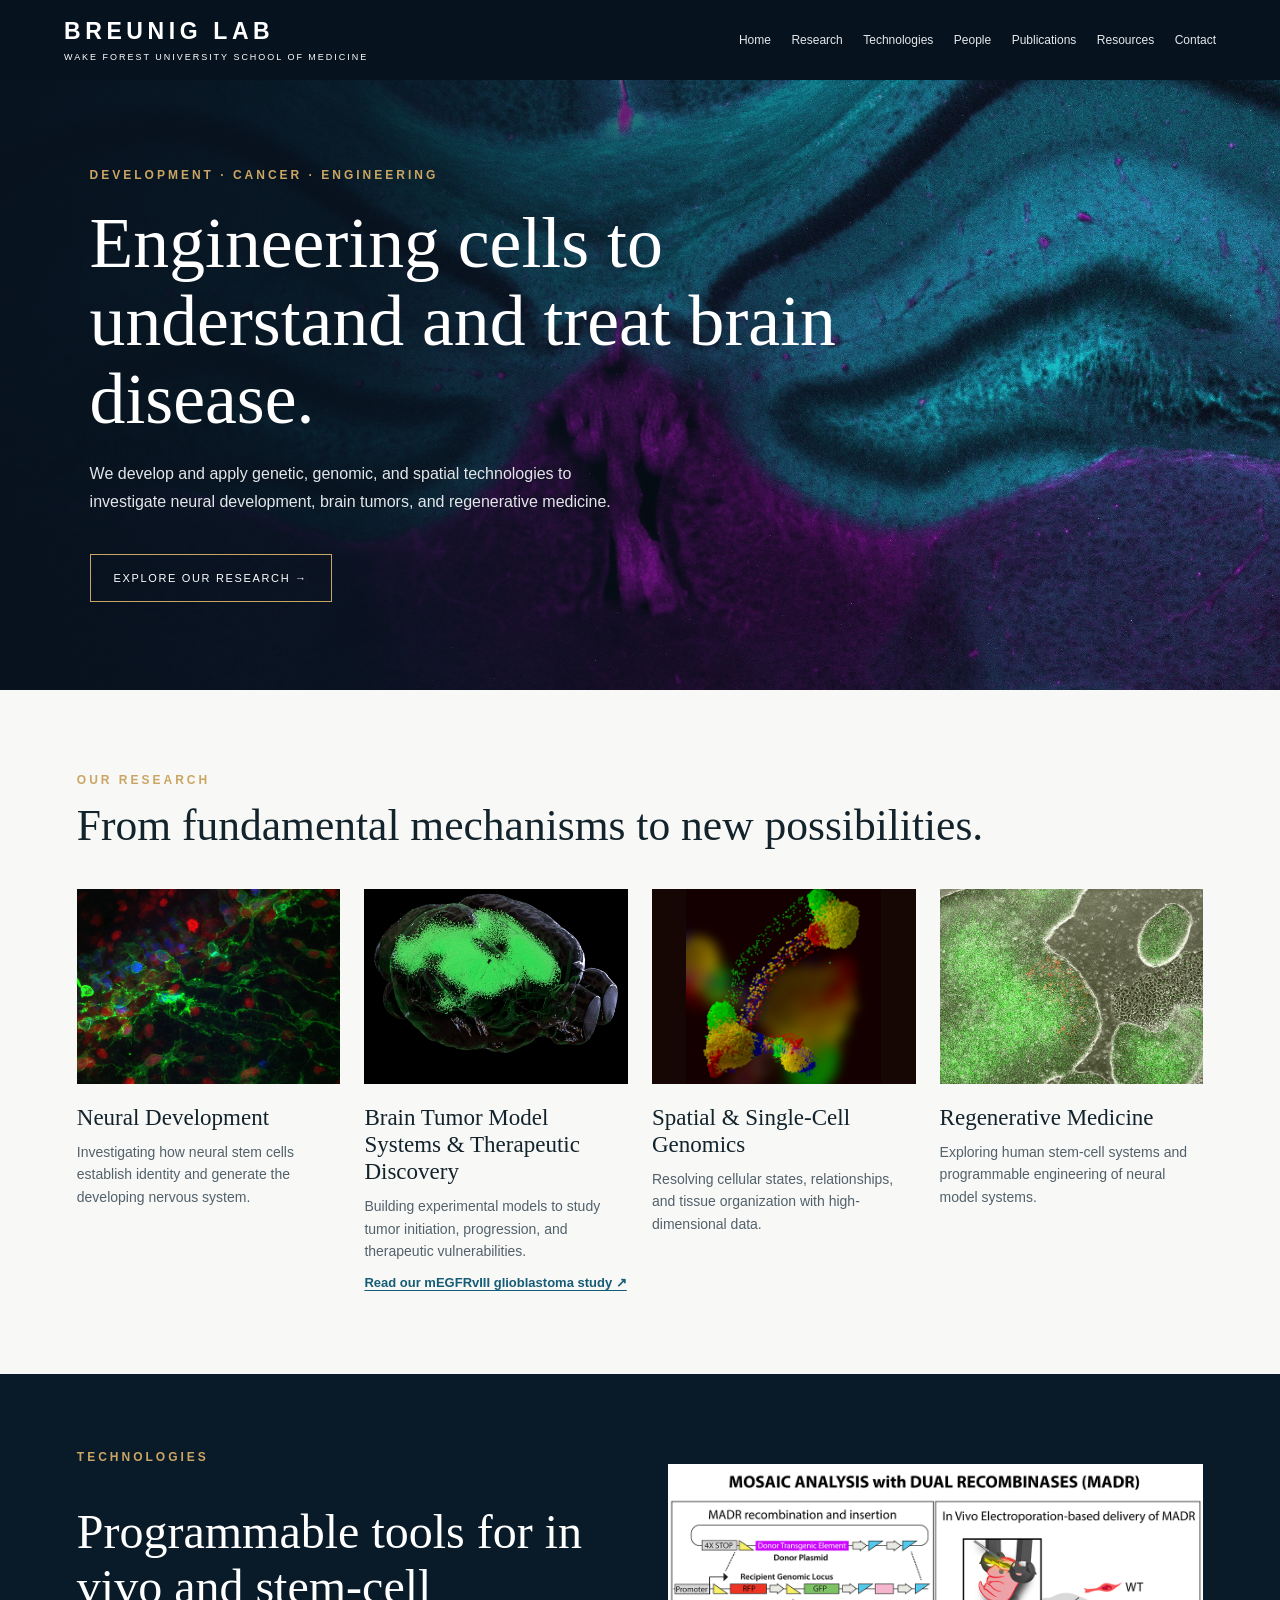
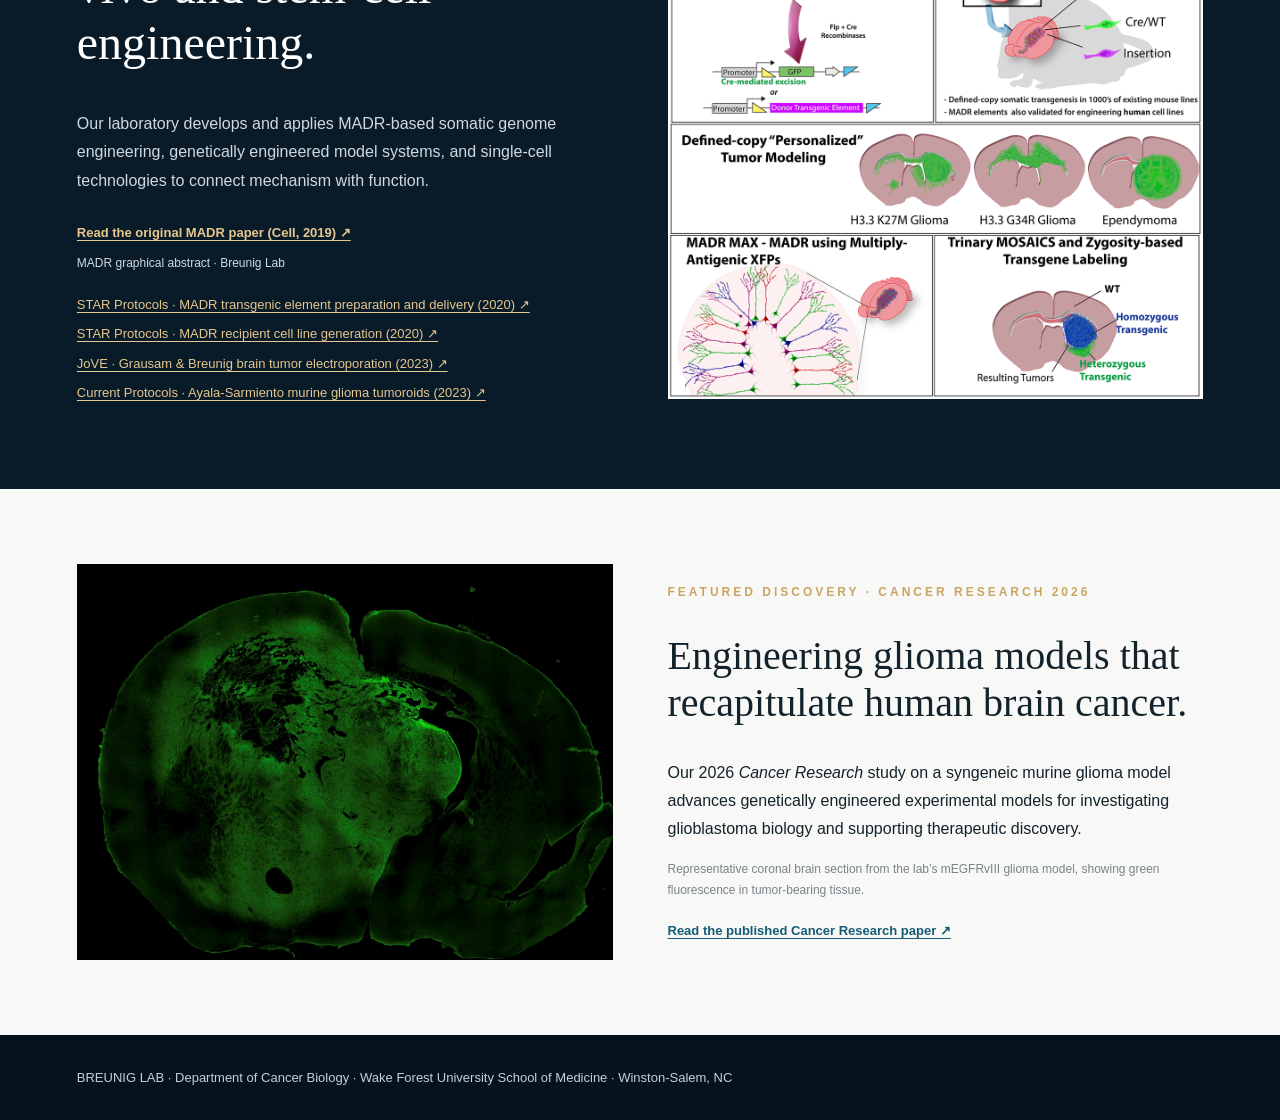
<file: index.html>
<!DOCTYPE html>
<html lang="en"><head><meta charset="utf-8"/><meta content="width=device-width, initial-scale=1" name="viewport"/><title>Breunig Lab | Wake Forest University School of Medicine</title><style>
:root{--ink:#091522;--gold:#cba563;--paper:#f8f8f6}*{box-sizing:border-box}html{scroll-behavior:smooth}body{margin:0;color:#13232c;background:var(--paper);font-family:Arial,Helvetica,sans-serif}header{background:#06121d;color:white;display:flex;align-items:center;justify-content:space-between;padding:23px max(5%,calc((100vw - 1380px)/2));gap:20px}header strong{font-size:23px;letter-spacing:.2em}header small{display:block;letter-spacing:.22em;font-size:9px;margin-top:7px}nav{display:flex;gap:25px}nav a{color:#e6e8eb;text-decoration:none;font-size:12px}.hero{min-height:610px;background:linear-gradient(90deg,#07121efc 0%,#07121ee8 28%,#07121e90 52%,#07121e1a 100%),url("images/hero.jpg") center 48%/cover;display:flex;align-items:center;color:white;padding:80px 7%}.hero-content{max-width:760px}.kicker{font-size:12px;letter-spacing:.25em;color:var(--gold);font-weight:700}.hero h1{font:normal clamp(46px,5.6vw,82px)/1.09 Georgia,serif;margin:22px 0}.hero p{max-width:550px;line-height:1.75;color:#e3e6e9}.cta{display:inline-block;color:white;border:1px solid var(--gold);padding:17px 23px;margin-top:22px;text-decoration:none;letter-spacing:.15em;font-size:11px}.section{padding:83px 6%}.section h2{font:normal clamp(32px,3.4vw,52px) Georgia,serif;line-height:1.14;margin:14px 0 38px}.cards{display:grid;grid-template-columns:repeat(4,minmax(0,1fr));gap:24px}.card img{width:100%;aspect-ratio:1.35;object-fit:cover;background:#081520}.card h3{font:normal 23px/1.18 Georgia,serif;margin:16px 0 10px}.card p{font-size:14px;line-height:1.6;color:#52616b;margin:0}.research-link{display:inline-block;margin-top:13px;font-size:13px;font-weight:bold;color:#155c76;text-underline-offset:3px}.tech .research-link{color:#e6c78f}.protocol-links{margin:20px 0 0;padding:0;list-style:none}.protocol-links li{margin:0 0 10px}.protocol-links a{color:#e6c78f;font-size:13px;line-height:1.5;text-underline-offset:3px}.feature .research-link{margin-top:10px}.tech{background:#091b28;color:white;padding:76px 6%;display:grid;grid-template-columns:1fr 1fr;gap:55px;align-items:center}.tech h2{font:normal 48px/1.15 Georgia,serif}.tech p{line-height:1.8;color:#d1d9df}.tech img{width:100%;background:white;display:block}.feature{padding:75px 6%;display:grid;grid-template-columns:1fr 1fr;gap:55px;align-items:center}.feature img{width:100%;height:auto;object-fit:contain;display:block;background:#000}.feature h2{font:normal 40px Georgia,serif}.feature p{line-height:1.75}.foot{padding:35px 6%;background:#06121d;color:#c5d0d8;font-size:13px}.subtle{font-size:12px;color:#78838a}@media(max-width:900px){.cards{grid-template-columns:repeat(2,1fr)}.tech,.feature{grid-template-columns:1fr}nav{display:none}}@media(max-width:540px){.cards{grid-template-columns:1fr}.hero{min-height:560px;background-position:55% center}.hero h1{font-size:43px}.section{padding:60px 6%}}
</style><style>header nav{display:flex;gap:clamp(8px,1.6vw,22px);flex-wrap:wrap;align-items:center}header nav a{font-size:12px!important;white-space:nowrap}header{height:auto!important;min-height:80px;gap:20px;flex-wrap:wrap;padding-top:12px!important;padding-bottom:12px!important} @media(max-width:720px){header{align-items:flex-start!important}header nav{width:100%;justify-content:flex-start}}</style></head><body>
<header><div><strong>BREUNIG LAB</strong><small>WAKE FOREST UNIVERSITY SCHOOL OF MEDICINE</small></div><nav><a href="index.html">Home</a><a href="index.html#research">Research</a><a href="index.html#technologies">Technologies</a><a href="people.html">People</a><a href="publications.html">Publications</a><a href="resources.html">Resources</a><a href="contact.html">Contact</a></nav></header>
<main><section class="hero"><div class="hero-content"><div class="kicker">DEVELOPMENT · CANCER · ENGINEERING</div><h1>Engineering cells to understand and treat brain disease.</h1><p>We develop and apply genetic, genomic, and spatial technologies to investigate neural development, brain tumors, and regenerative medicine.</p><a class="cta" href="#research">EXPLORE OUR RESEARCH →</a></div></section>
<section class="section" id="research"><div class="kicker">OUR RESEARCH</div><h2>From fundamental mechanisms to new possibilities.</h2><div class="cards">
<article class="card"><img alt="Fluorescence microscopy of HRas G12V-expressing neural cells" src="images/hras.jpg"/><h3>Neural Development</h3><p>Investigating how neural stem cells establish identity and generate the developing nervous system.</p></article>
<article class="card"><img alt="Three-dimensional brain tumor reconstruction" src="images/tumor.jpg"/><h3>Brain Tumor Model Systems &amp; Therapeutic Discovery</h3><p>Building experimental models to study tumor initiation, progression, and therapeutic vulnerabilities.</p><a class="research-link" href="https://pubmed.ncbi.nlm.nih.gov/42867366/" target="_blank" rel="noopener noreferrer">Read our mEGFRvIII glioblastoma study ↗</a></article>
<article class="card"><img alt="Three-dimensional UMAP embedding of cells colored by population" src="images/umap-card.jpg" style="object-fit:contain;background:#160604"/><h3>Spatial &amp; Single-Cell Genomics</h3><p>Resolving cellular states, relationships, and tissue organization with high-dimensional data.</p></article>
<article class="card"><img alt="Fluorescence and brightfield image of engineered iPSC colonies" src="images/ipsc.jpg"/><h3>Regenerative Medicine</h3><p>Exploring human stem-cell systems and programmable engineering of neural model systems.</p></article>
</div></section>
<section class="tech" id="technologies"><div><div class="kicker">TECHNOLOGIES</div><h2>Programmable tools for in vivo and stem-cell engineering.</h2><p>Our laboratory develops and applies MADR-based somatic genome engineering, genetically engineered model systems, and single-cell technologies to connect mechanism with function.</p><a class="research-link" href="https://doi.org/10.1016/j.cell.2019.08.013" target="_blank" rel="noopener noreferrer">Read the original MADR paper (Cell, 2019) ↗</a><p class="subtle">MADR graphical abstract · Breunig Lab</p><ul class="protocol-links" aria-label="MADR and brain tumor modeling protocols"><li><a href="https://doi.org/10.1016/j.xpro.2020.100199" target="_blank" rel="noopener noreferrer">STAR Protocols · MADR transgenic element preparation and delivery (2020) ↗</a></li><li><a href="https://doi.org/10.1016/j.xpro.2020.100184" target="_blank" rel="noopener noreferrer">STAR Protocols · MADR recipient cell line generation (2020) ↗</a></li><li><a href="https://doi.org/10.3791/65286" target="_blank" rel="noopener noreferrer">JoVE · Grausam &amp; Breunig brain tumor electroporation (2023) ↗</a></li><li><a href="https://doi.org/10.1002/cpz1.665" target="_blank" rel="noopener noreferrer">Current Protocols · Ayala-Sarmiento murine glioma tumoroids (2023) ↗</a></li></ul></div><img alt="MADR graphical abstract showing recombination, delivery and tumor modeling" src="images/madr.png"/></section>
<section class="feature" id="featured"><img alt="Green fluorescent coronal brain section from the mEGFRvIII glioma model" src="images/megfrviii-brain-tumor.png"/><div><div class="kicker">FEATURED DISCOVERY · CANCER RESEARCH 2026</div><h2>Engineering glioma models that recapitulate human brain cancer.</h2><p>Our 2026 <em>Cancer Research</em> study on a syngeneic murine glioma model advances genetically engineered experimental models for investigating glioblastoma biology and supporting therapeutic discovery.</p><p class="subtle">Representative coronal brain section from the lab’s mEGFRvIII glioma model, showing green fluorescence in tumor-bearing tissue.</p><a class="research-link" href="https://pubmed.ncbi.nlm.nih.gov/42867366/" target="_blank" rel="noopener noreferrer">Read the published Cancer Research paper ↗</a></div></section></main>
<footer class="foot" id="contact">BREUNIG LAB · Department of Cancer Biology · Wake Forest University School of Medicine · Winston-Salem, NC</footer></body></html>
</file>
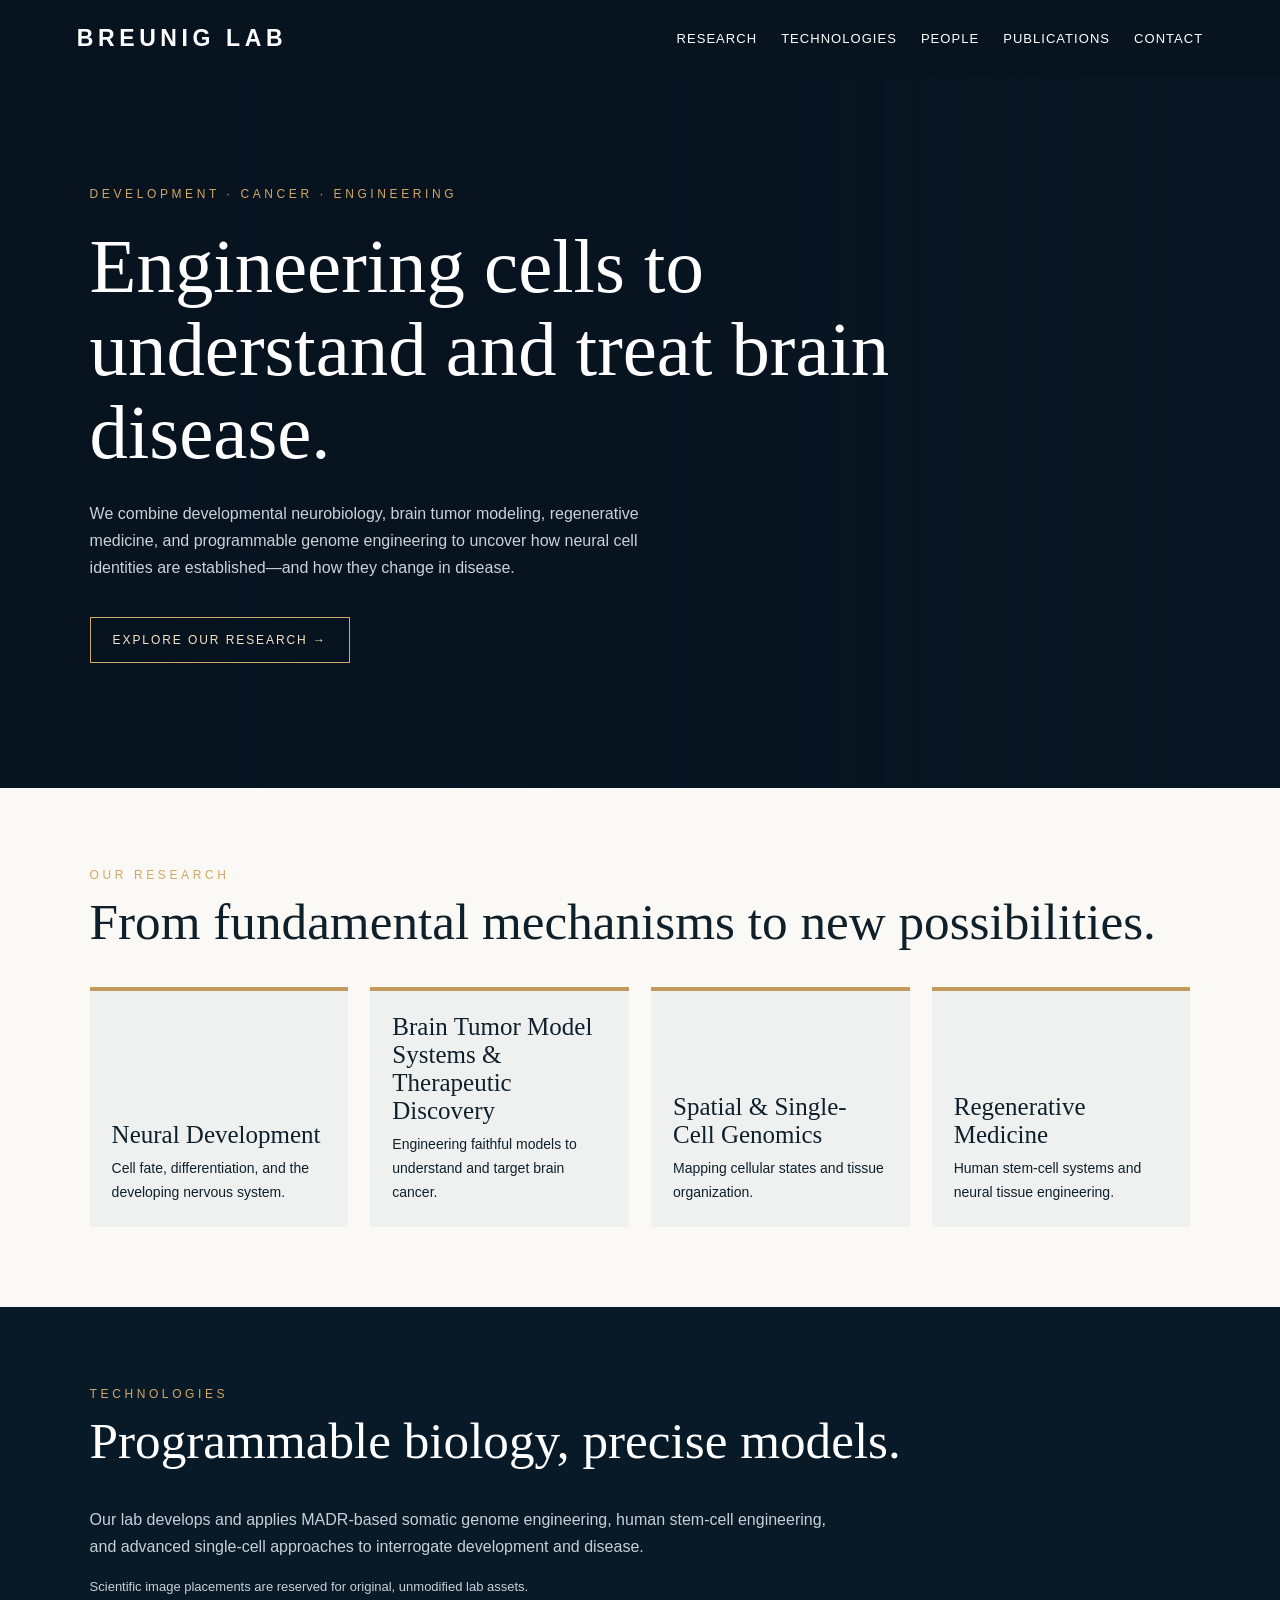
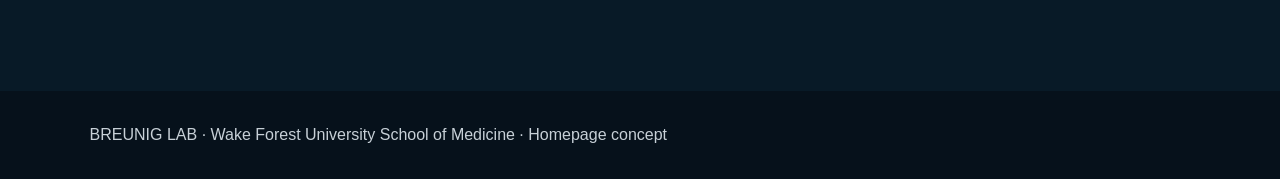
<file: prototype/index.html>
<!doctype html><html lang="en"><meta charset="utf-8"><meta name="viewport" content="width=device-width,initial-scale=1"><title>Breunig Lab — Homepage concept</title><style>body{margin:0;font-family:Arial,sans-serif;color:#10202b;background:#faf9f5}header{background:#07131f;color:white;padding:25px 6%;display:flex;justify-content:space-between;align-items:center}header b{letter-spacing:.2em;font-size:23px}nav{font-size:13px;letter-spacing:.08em}nav span{margin-left:24px}.hero{background:linear-gradient(90deg,#07131f 8%,#07131ff2 45%,#07131f88),#0a1b29;color:white;padding:110px 7% 125px}.eyebrow{letter-spacing:.3em;font-size:12px;color:#d2a766}h1{font-family:Georgia,serif;font-size:clamp(42px,6vw,82px);line-height:1.08;font-weight:400;max-width:830px;margin:25px 0}p{line-height:1.7}.hero p{max-width:570px;color:#c8d2d9}.button{display:inline-block;border:1px solid #d2a766;color:#f5e5c6;padding:15px 22px;margin-top:20px;text-decoration:none;letter-spacing:.16em;font-size:12px}section{padding:80px 7%}h2{font:normal clamp(32px,4vw,52px) Georgia,serif;margin:10px 0 36px}.grid{display:grid;grid-template-columns:repeat(4,1fr);gap:22px}.tile{border-top:4px solid #c29b5c;background:#eef1f0;min-height:180px;padding:22px;display:flex;flex-direction:column;justify-content:end}.tile h3{font:normal 25px Georgia,serif;margin:0 0 8px}.tile p{margin:0;font-size:14px}.tech{background:#081a27;color:white}.tech p{max-width:750px;color:#c5d0d7}.note{color:#6c7780;font-size:13px}footer{background:#06111b;color:#c7d0d7;padding:35px 7%}@media(max-width:800px){.grid{grid-template-columns:repeat(2,1fr)}nav{display:none}}@media(max-width:480px){.grid{grid-template-columns:1fr}.hero{padding:75px 7%}}</style><header><b>BREUNIG LAB</b><nav><span>RESEARCH</span><span>TECHNOLOGIES</span><span>PEOPLE</span><span>PUBLICATIONS</span><span>CONTACT</span></nav></header><div class="hero"><div class="eyebrow">DEVELOPMENT · CANCER · ENGINEERING</div><h1>Engineering cells to understand and treat brain disease.</h1><p>We combine developmental neurobiology, brain tumor modeling, regenerative medicine, and programmable genome engineering to uncover how neural cell identities are established—and how they change in disease.</p><a class="button" href="#research">EXPLORE OUR RESEARCH →</a></div><section id="research"><div class="eyebrow">OUR RESEARCH</div><h2>From fundamental mechanisms to new possibilities.</h2><div class="grid"><div class="tile"><h3>Neural Development</h3><p>Cell fate, differentiation, and the developing nervous system.</p></div><div class="tile"><h3>Brain Tumor Model Systems &amp; Therapeutic Discovery</h3><p>Engineering faithful models to understand and target brain cancer.</p></div><div class="tile"><h3>Spatial &amp; Single-Cell Genomics</h3><p>Mapping cellular states and tissue organization.</p></div><div class="tile"><h3>Regenerative Medicine</h3><p>Human stem-cell systems and neural tissue engineering.</p></div></div></section><section class="tech"><div class="eyebrow">TECHNOLOGIES</div><h2>Programmable biology, precise models.</h2><p>Our lab develops and applies MADR-based somatic genome engineering, human stem-cell engineering, and advanced single-cell approaches to interrogate development and disease.</p><p class="note">Scientific image placements are reserved for original, unmodified lab assets.</p></section><footer>BREUNIG LAB · Wake Forest University School of Medicine · Homepage concept</footer></html>
</file>
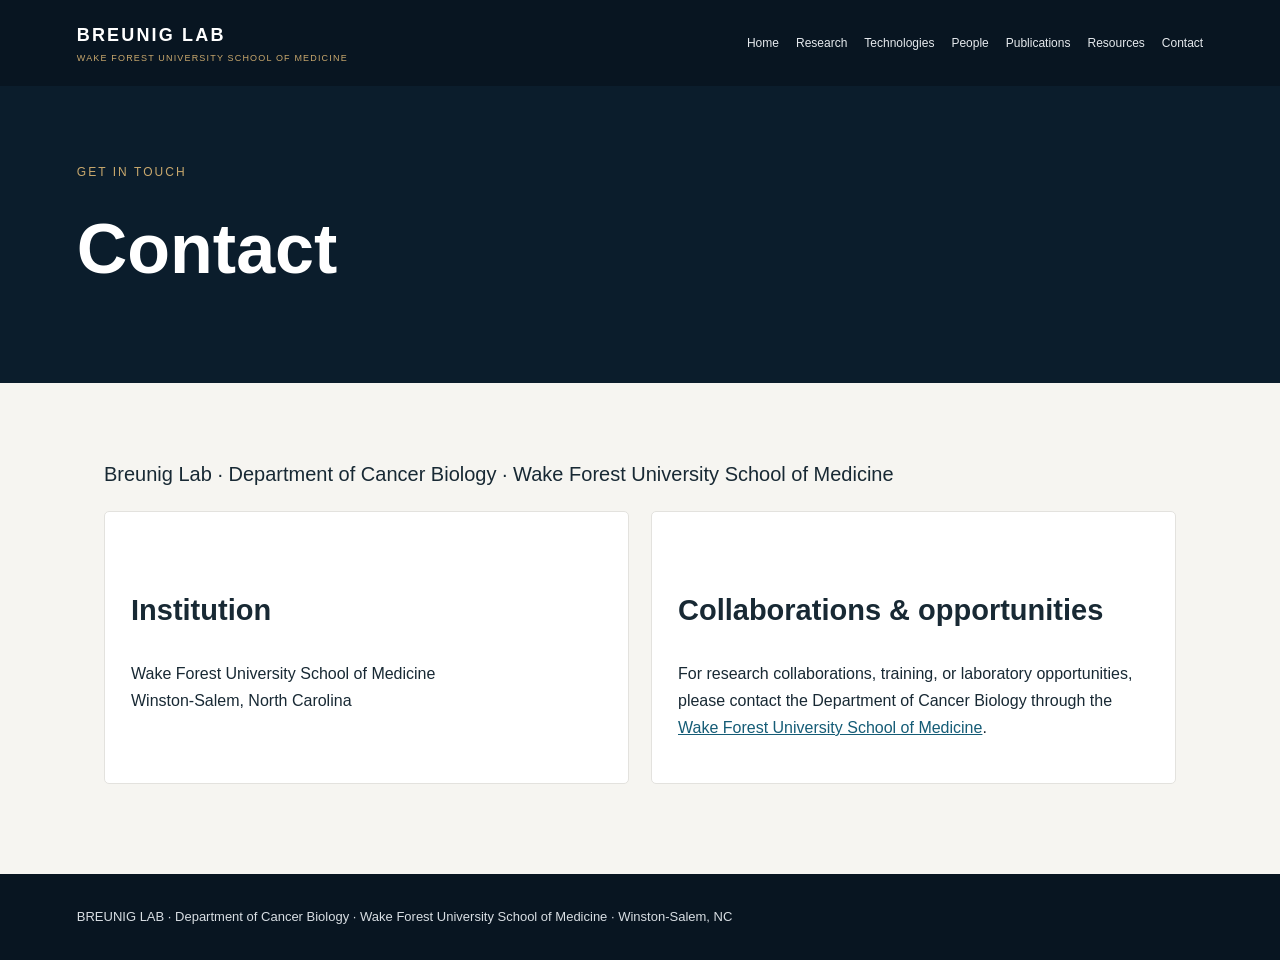
<file: contact.html>
<!doctype html><html lang="en"><head><meta charset="utf-8"><meta name="viewport" content="width=device-width,initial-scale=1"><title>Contact | Breunig Lab</title><link rel="stylesheet" href="site.css"></head><body><header><div class="brand">BREUNIG LAB<small>WAKE FOREST UNIVERSITY SCHOOL OF MEDICINE</small></div><nav><a href="index.html">Home</a><a href="index.html#research">Research</a><a href="index.html#technologies">Technologies</a><a href="people.html">People</a><a href="publications.html">Publications</a><a href="resources.html">Resources</a><a href="contact.html">Contact</a></nav></header><section class="hero"><div class="eyebrow">Get in touch</div><h1>Contact</h1></section><main class="wrap"><p class="lead">Breunig Lab · Department of Cancer Biology · Wake Forest University School of Medicine</p><div class="cards"><section class="card"><h2>Institution</h2><p>Wake Forest University School of Medicine<br>Winston-Salem, North Carolina</p></section><section class="card"><h2>Collaborations &amp; opportunities</h2><p>For research collaborations, training, or laboratory opportunities, please contact the Department of Cancer Biology through the <a href="https://school.wakehealth.edu/">Wake Forest University School of Medicine</a>.</p></section></div></main><footer>BREUNIG LAB · Department of Cancer Biology · Wake Forest University School of Medicine · Winston-Salem, NC</footer></body></html>
</file>
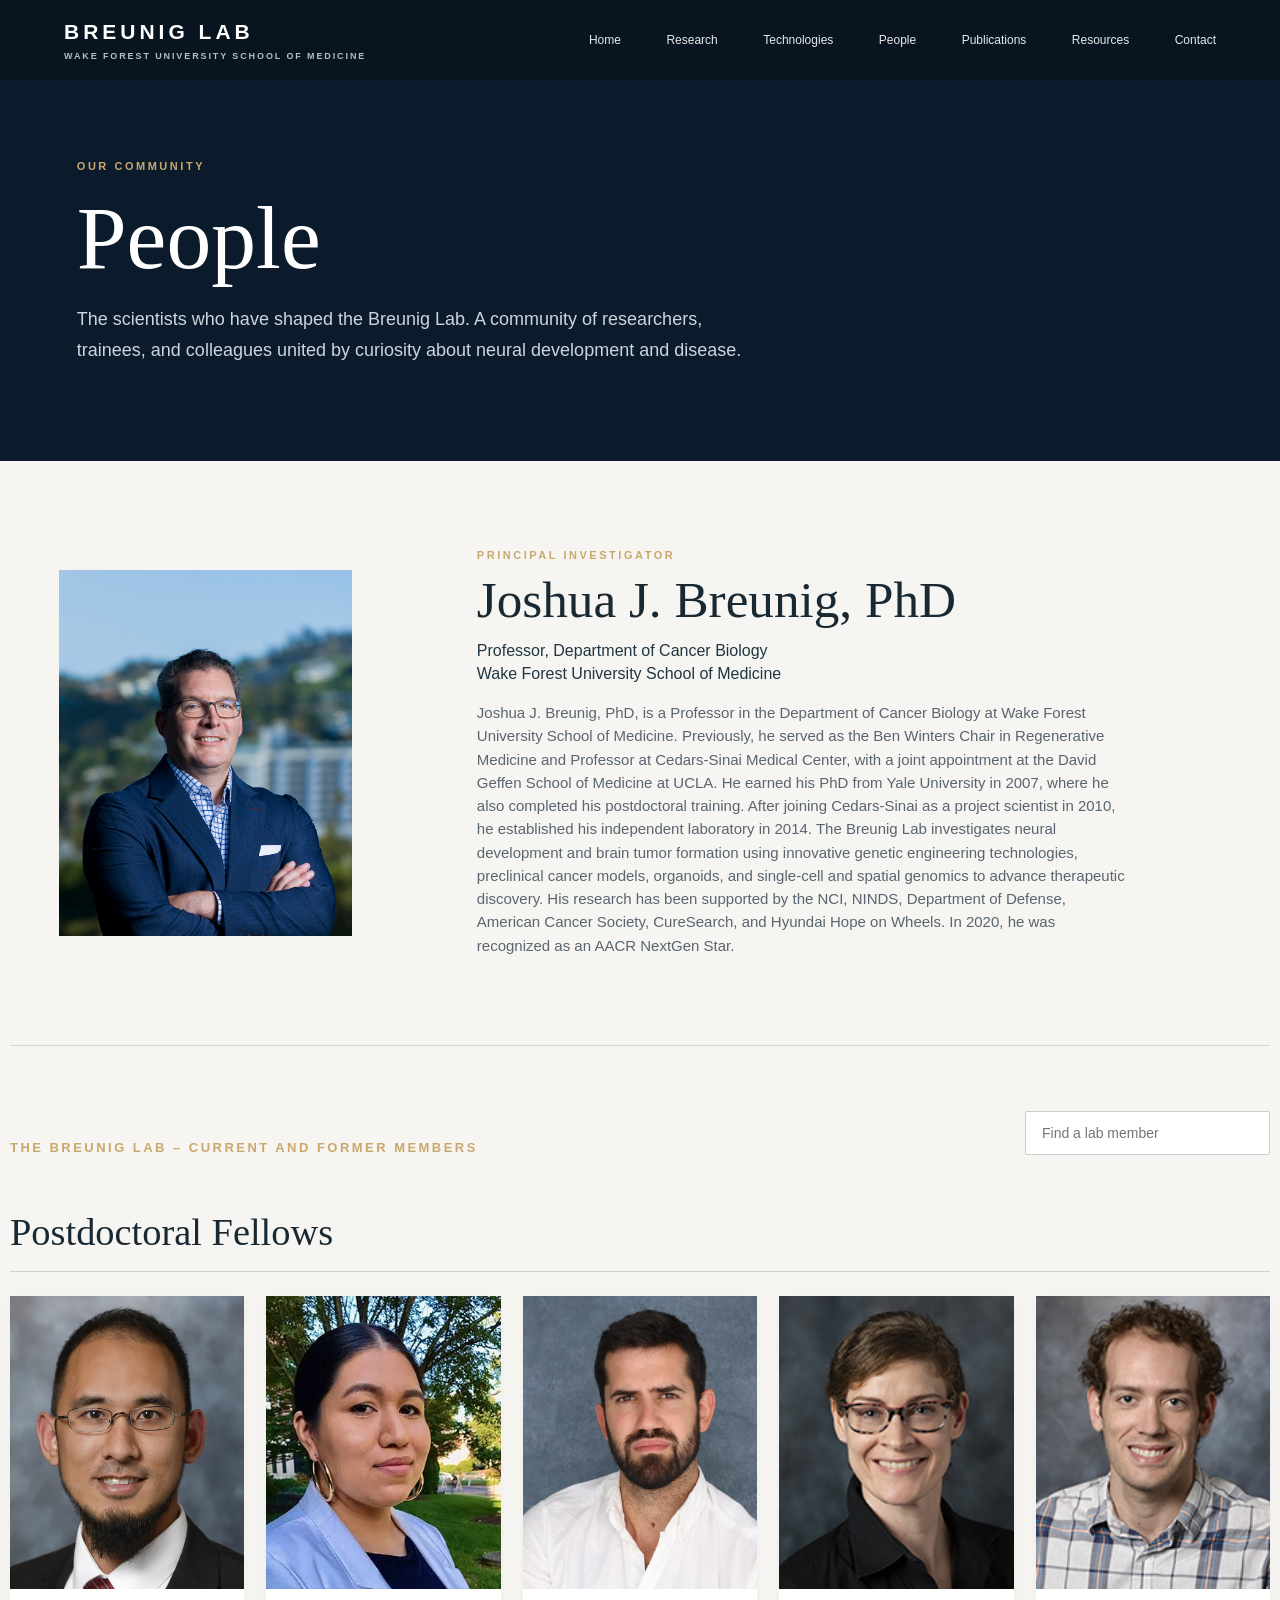
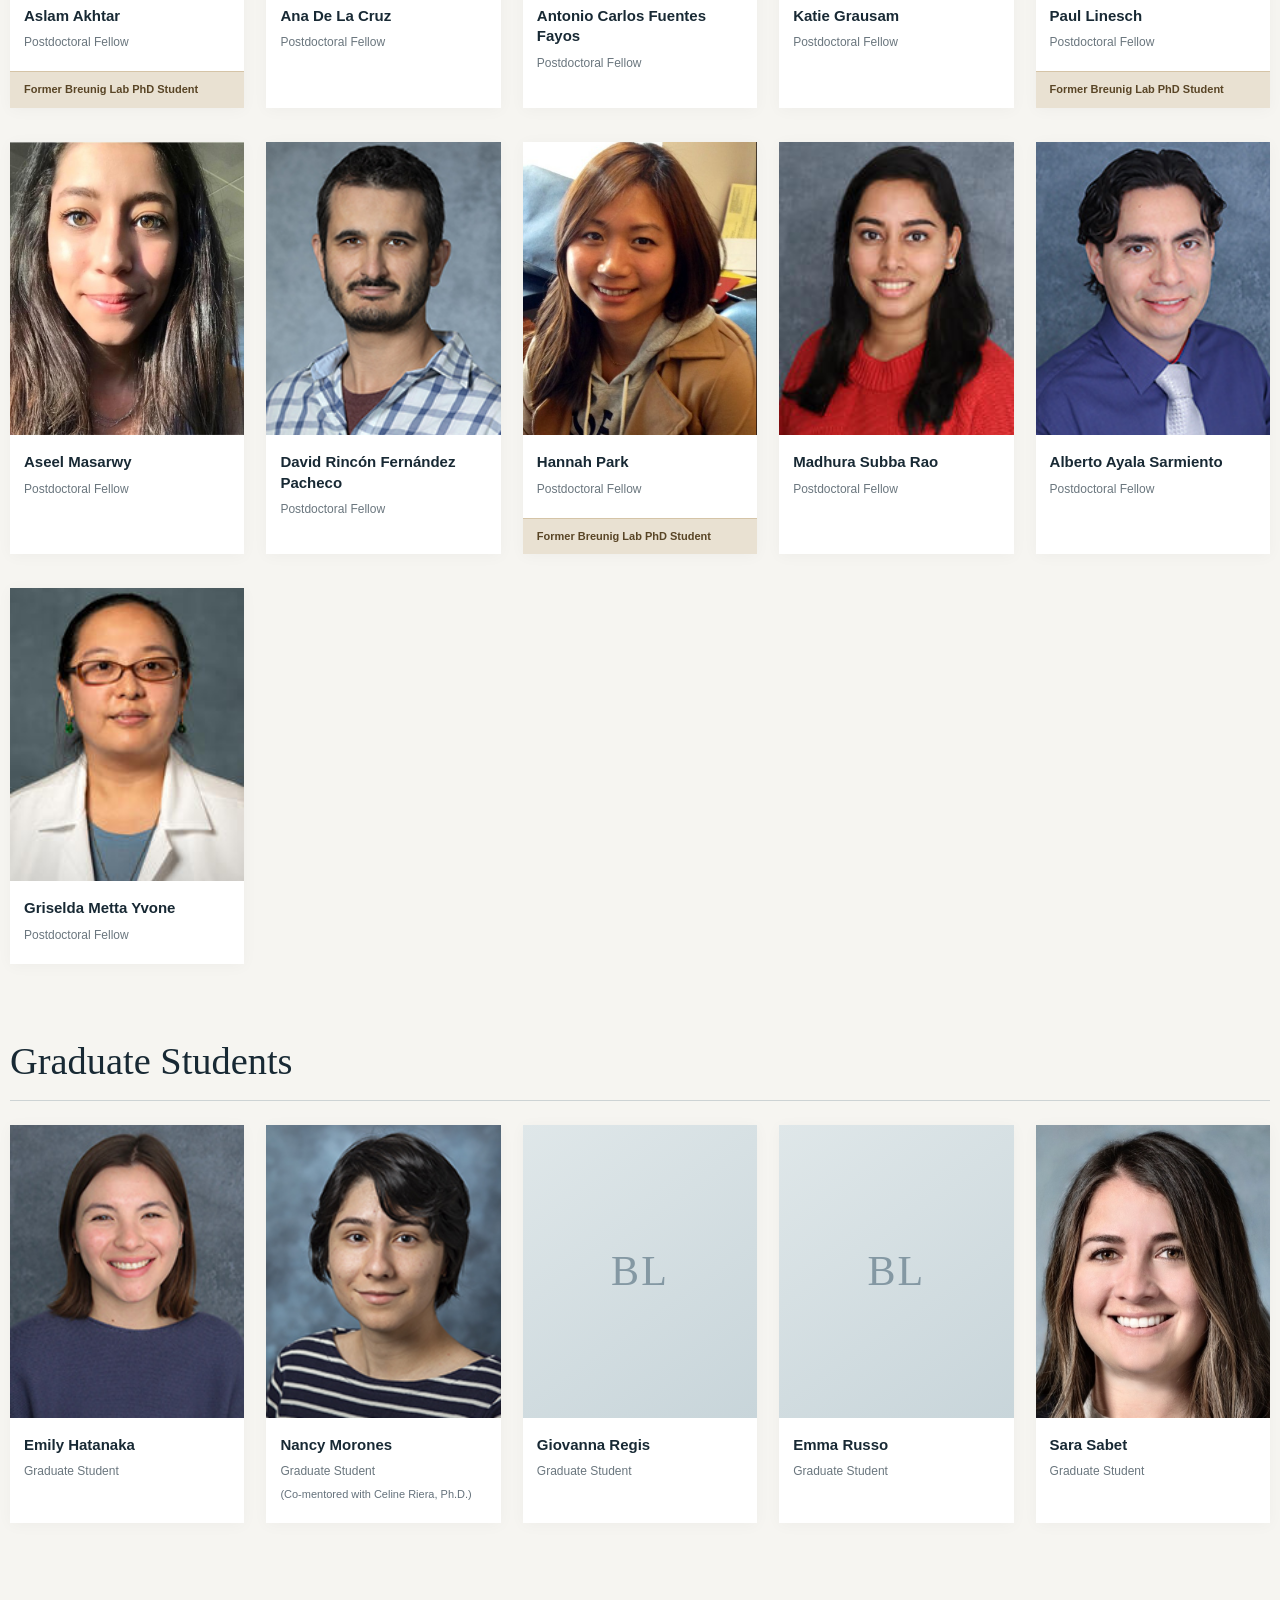
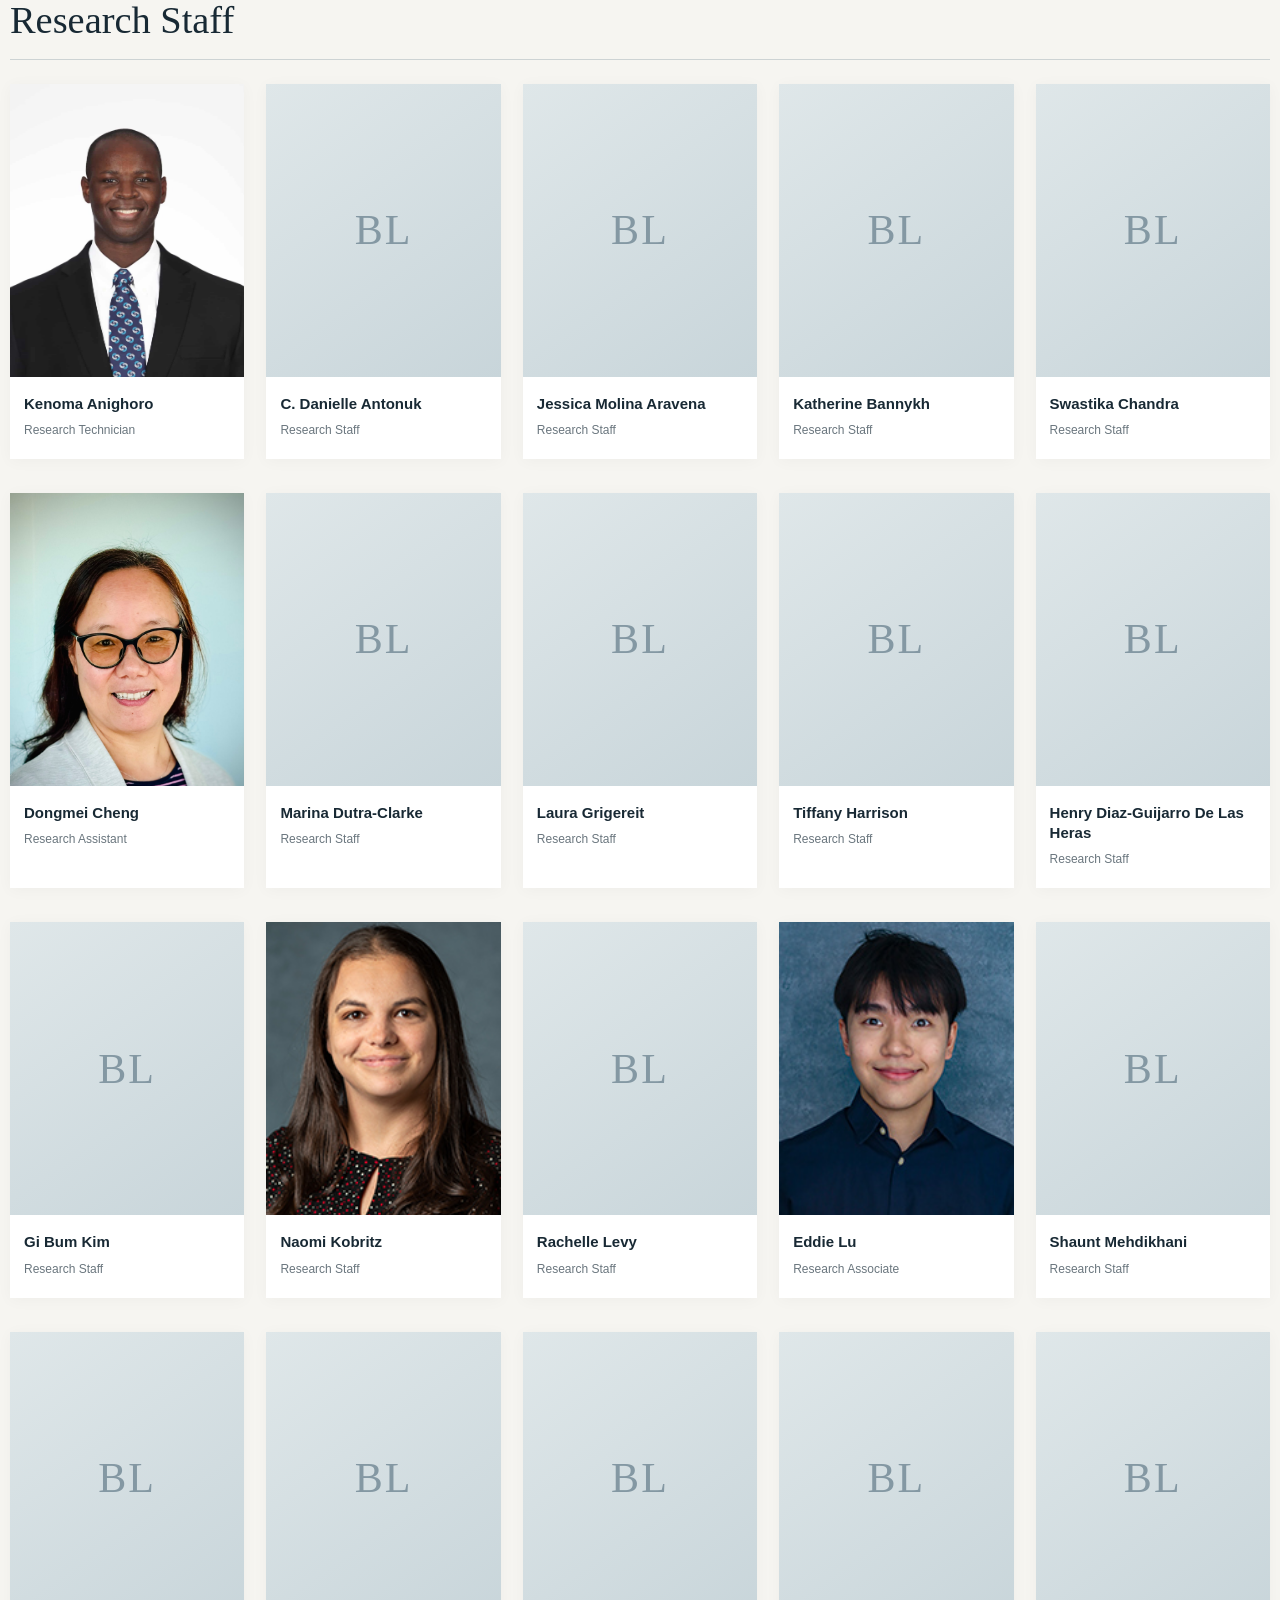
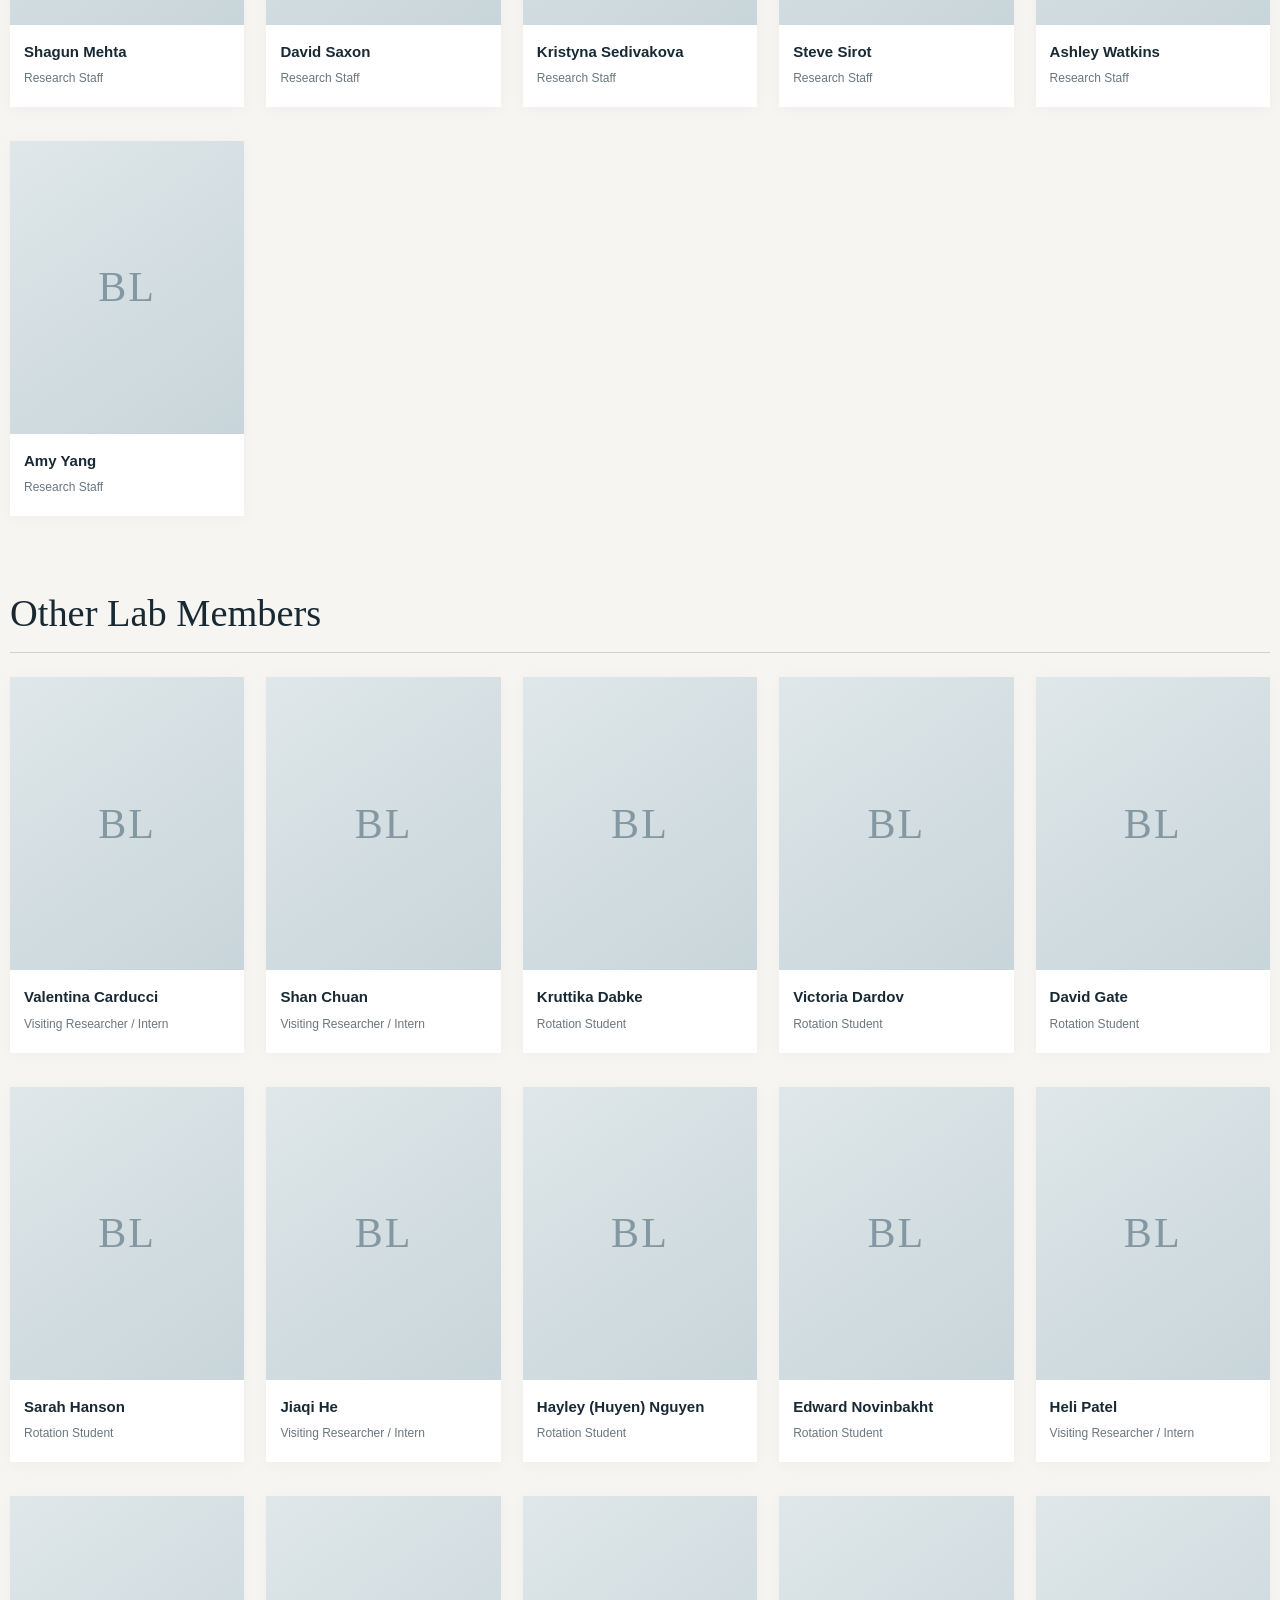
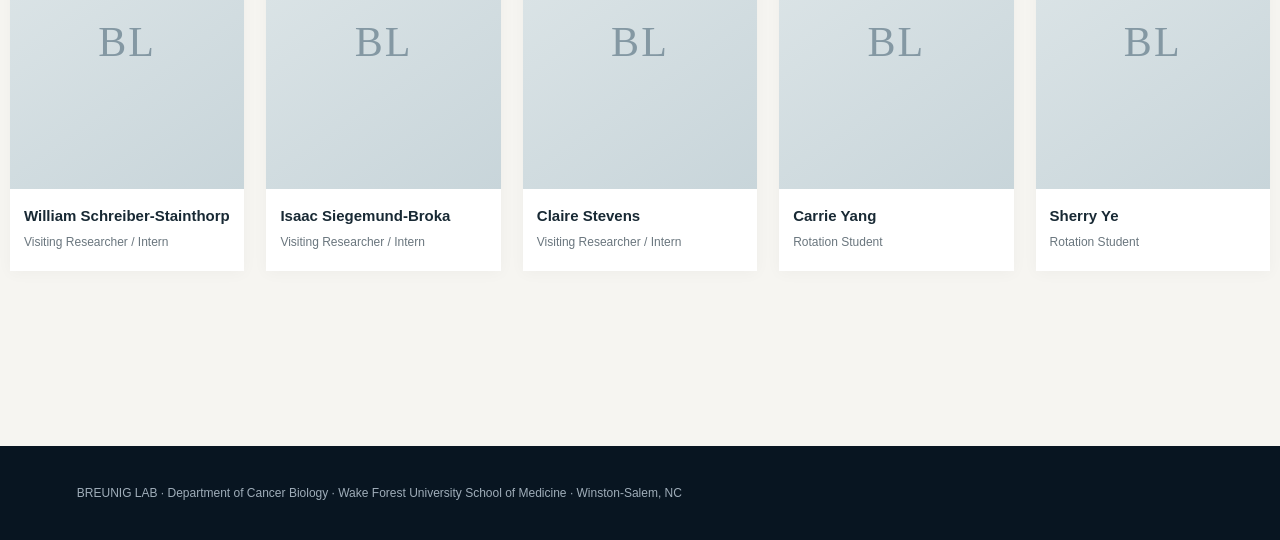
<file: people.html>
<!DOCTYPE html>

<html lang="en"><head><meta charset="utf-8"/><meta content="width=device-width, initial-scale=1" name="viewport"/><title>People | Breunig Lab</title><style>
:root{--navy:#081521;--gold:#c9a86d;--cream:#f6f5f1;--muted:#64717b}*{box-sizing:border-box}body{margin:0;background:var(--cream);color:#182934;font-family:Arial,Helvetica,sans-serif}header{background:var(--navy);color:#fff;padding:24px max(5%,calc((100vw - 1300px)/2));display:flex;justify-content:space-between;align-items:center;gap:20px}.brand{font-size:21px;letter-spacing:.19em;font-weight:bold}.brand small{display:block;font-size:9px;letter-spacing:.21em;color:#b5bdc6;margin-top:7px}nav a{color:#e7e8e9;text-decoration:none;font-size:12px;margin-left:25px}.intro{background:#0b1b2b;color:white;padding:80px 6% 78px}.wrap{max-width:1260px;margin:auto}.eyebrow{font-size:11px;letter-spacing:.23em;text-transform:uppercase;color:var(--gold);font-weight:bold}h1{font:normal clamp(54px,7vw,94px)/1.03 Georgia,serif;margin:20px 0}.intro p{font-size:18px;color:#cdd5dc;max-width:670px;line-height:1.7}.pi{display:grid;grid-template-columns:minmax(240px,390px) 1fr;gap:clamp(30px,6vw,100px);align-items:center;padding:88px 0;border-bottom:1px solid #d6d9d8}.pi img{width:100%;aspect-ratio:4/5;object-fit:cover;object-position:center top;display:block}.pi-portrait{width:min(100%,293px);margin:0 auto}.pi>div:last-child{align-self:center}.pi>div:last-child>p:not(.position){font-size:15px;line-height:1.55;margin:13px 0 0;max-width:650px}.pi>div:last-child>.position{font-size:16px;line-height:1.45;margin:10px 0 16px}.pi>div:last-child h2{margin:10px 0}h2{font:normal clamp(35px,4vw,54px)/1.12 Georgia,serif;margin:16px 0}.pi p{line-height:1.8;max-width:590px;color:#596570}.pi .position{font-size:17px;color:#213644}.directory{padding:72px 0 100px}.directory-head{display:flex;justify-content:space-between;align-items:end;gap:25px;margin-bottom:28px}.directory-head p{color:var(--muted);line-height:1.6}.search{padding:13px 16px;border:1px solid #c9cdcd;border-radius:2px;background:white;min-width:245px;font-size:14px}.grid{display:grid;grid-template-columns:repeat(5,minmax(0,1fr));gap:34px 22px}.person{background:#fff;min-width:0;box-shadow:0 2px 15px #0b172009}.photo{aspect-ratio:4/5;overflow:hidden;background:#dce4e7}.photo img{width:100%;height:100%;object-fit:cover;object-position:center 20%;display:block}.placeholder{height:100%;display:flex;align-items:center;justify-content:center;background:linear-gradient(145deg,#dfe7e9,#c8d5da);color:#8498a3;font:normal 42px Georgia,serif;letter-spacing:.05em}.info{padding:17px 14px 20px}h3{font-size:15px;line-height:1.35;margin:0 0 7px}.info p{font-size:12px;line-height:1.5;color:#6a767e;margin:0}.co-mentor{margin-top:6px!important;font-size:11px!important;color:#64717b!important}.alumni-tag{display:block;background:#e9e1d2;color:#594526;font-size:11px;font-weight:700;line-height:1.45;padding:10px 14px;border-top:1px solid #d5c4a7}footer{background:var(--navy);color:#9fadb9;padding:40px 6%;font-size:12px}.note{font-size:12px;color:#77828a;margin-top:24px}@media(max-width:1050px){.grid{grid-template-columns:repeat(4,1fr)}}@media(max-width:720px){nav{display:none}.intro{padding:60px 6%}.pi{grid-template-columns:1fr;padding:55px 0}.pi img{max-width:360px}.grid{grid-template-columns:repeat(2,minmax(0,1fr));gap:16px}.directory-head{display:block}.search{width:100%;margin-top:14px}}@media(max-width:370px){.grid{grid-template-columns:1fr 1fr}.info{padding:11px}}

.people-group{margin:44px 0 60px}.people-group>h2{font-size:1.65rem;margin:0 0 24px;padding-bottom:12px;border-bottom:1px solid rgba(255,255,255,.17)}
</style><style>.directory-head .eyebrow{font-size:13px;letter-spacing:.19em}.people-group>h2{color:#182934;border-bottom:1px solid #cdd3d4;font:normal clamp(30px,3vw,42px)/1.15 Georgia,serif;padding-bottom:17px}.people-group{margin:55px 0 75px}.directory{padding-top:65px}</style><style>header nav{display:flex;gap:clamp(8px,1.6vw,22px);flex-wrap:wrap;align-items:center}header nav a{font-size:12px!important;white-space:nowrap}header{height:auto!important;min-height:80px;gap:20px;flex-wrap:wrap;padding-top:12px!important;padding-bottom:12px!important} @media(max-width:720px){header{align-items:flex-start!important}header nav{width:100%;justify-content:flex-start}}</style></head><body><header><div class="brand">BREUNIG LAB<small>WAKE FOREST UNIVERSITY SCHOOL OF MEDICINE</small></div><nav><a href="index.html">Home</a><a href="index.html#research">Research</a><a href="index.html#technologies">Technologies</a><a href="people.html">People</a><a href="publications.html">Publications</a><a href="resources.html">Resources</a><a href="contact.html">Contact</a></nav></header><section class="intro"><div class="wrap"><div class="eyebrow">Our community</div><h1>People</h1><p>The scientists who have shaped the Breunig Lab. A community of researchers, trainees, and colleagues united by curiosity about neural development and disease.</p></div></section><main class="wrap"><section class="pi" id="pi"><div class="pi-portrait"><img alt="Joshua J. Breunig, PhD" src="images/joshua.jpg"/></div><div><div class="eyebrow">Principal Investigator</div><h2>Joshua J. Breunig, PhD</h2><p class="position">Professor, Department of Cancer Biology<br/>Wake Forest University School of Medicine</p><p>Joshua J. Breunig, PhD, is a Professor in the Department of Cancer Biology at Wake Forest University School of Medicine. Previously, he served as the Ben Winters Chair in Regenerative Medicine and Professor at Cedars-Sinai Medical Center, with a joint appointment at the David Geffen School of Medicine at UCLA. He earned his PhD from Yale University in 2007, where he also completed his postdoctoral training. After joining Cedars-Sinai as a project scientist in 2010, he established his independent laboratory in 2014. The Breunig Lab investigates neural development and brain tumor formation using innovative genetic engineering technologies, preclinical cancer models, organoids, and single-cell and spatial genomics to advance therapeutic discovery. His research has been supported by the NCI, NINDS, Department of Defense, American Cancer Society, CureSearch, and Hyundai Hope on Wheels. In 2020, he was recognized as an AACR NextGen Star.</p></div></section><section class="directory" id="people"><div class="directory-head"><div><div class="eyebrow">THE BREUNIG LAB – CURRENT AND FORMER MEMBERS</div></div><input aria-label="Find a lab member" class="search" id="search" placeholder="Find a lab member"/></div><section class="people-group"><h2>Postdoctoral Fellows</h2><div class="grid"><article class="person"><div class="photo"><img alt="Portrait of Aslam Akhtar" loading="lazy" src="images/member-aslam-akhtar.jpg"/></div><div class="info"><h3>Aslam Akhtar</h3><p>Postdoctoral Fellow</p></div><div class="alumni-tag">Former Breunig Lab PhD Student</div></article><article class="person"><div class="photo"><img alt="Portrait of Ana De La Cruz" loading="lazy" src="images/member-ana-de-la-cruz.jpg"/></div><div class="info"><h3>Ana De La Cruz</h3><p>Postdoctoral Fellow</p></div></article><article class="person"><div class="photo"><img alt="Portrait of Antonio Carlos Fuentes Fayos" loading="lazy" src="images/member-antonio-carlos-fuentes-fayos.jpg"/></div><div class="info"><h3>Antonio Carlos Fuentes Fayos</h3><p>Postdoctoral Fellow</p></div></article><article class="person"><div class="photo"><img alt="Portrait of Katie Grausam" loading="lazy" src="images/portrait-09.png"/></div><div class="info"><h3>Katie Grausam</h3><p>Postdoctoral Fellow</p></div></article><article class="person"><div class="photo"><img alt="Portrait of Paul Linesch" loading="lazy" src="images/portrait-01.png"/></div><div class="info"><h3>Paul Linesch</h3><p>Postdoctoral Fellow</p></div><div class="alumni-tag">Former Breunig Lab PhD Student</div></article><article class="person"><div class="photo"><img alt="Portrait of Aseel Masarwy" loading="lazy" src="images/member-aseel-masarwy.jpg"/></div><div class="info"><h3>Aseel Masarwy</h3><p>Postdoctoral Fellow</p></div></article><article class="person"><div class="photo"><img alt="Portrait of David Rincón Fernández Pacheco" loading="lazy" src="images/portrait-06.png"/></div><div class="info"><h3>David Rincón Fernández Pacheco</h3><p>Postdoctoral Fellow</p></div></article><article class="person"><div class="photo"><img alt="Portrait of Hannah Park" loading="lazy" src="images/member-hannah-park.jpg"/></div><div class="info"><h3>Hannah Park</h3><p>Postdoctoral Fellow</p></div><div class="alumni-tag">Former Breunig Lab PhD Student</div></article><article class="person"><div class="photo"><img alt="Portrait of Madhura Subba Rao" loading="lazy" src="images/portrait-07.png"/></div><div class="info"><h3>Madhura Subba Rao</h3><p>Postdoctoral Fellow</p></div></article><article class="person"><div class="photo"><img alt="Portrait of Alberto Ayala Sarmiento" loading="lazy" src="images/portrait-10.png"/></div><div class="info"><h3>Alberto Ayala Sarmiento</h3><p>Postdoctoral Fellow</p></div></article><article class="person"><div class="photo"><img alt="Portrait of Griselda Metta Yvone" loading="lazy" src="images/portrait-04.png"/></div><div class="info"><h3>Griselda Metta Yvone</h3><p>Postdoctoral Fellow</p></div></article></div></section><section class="people-group"><h2>Graduate Students</h2><div class="grid"><article class="person"><div class="photo"><img alt="Portrait of Emily Hatanaka" loading="lazy" src="images/portrait-08.png"/></div><div class="info"><h3>Emily Hatanaka</h3><p>Graduate Student</p></div></article><article class="person"><div class="photo"><img alt="Portrait of Nancy Morones" loading="lazy" src="images/portrait-05.png"/></div><div class="info"><h3>Nancy Morones</h3><p>Graduate Student</p><p class="co-mentor">(Co-mentored with Celine Riera, Ph.D.)</p></div></article><article class="person"><div class="photo"><div aria-label="Portrait not yet available" class="placeholder"><span>BL</span></div></div><div class="info"><h3>Giovanna Regis</h3><p>Graduate Student</p></div></article><article class="person"><div class="photo"><div aria-label="Portrait not yet available" class="placeholder"><span>BL</span></div></div><div class="info"><h3>Emma Russo</h3><p>Graduate Student</p></div></article><article class="person"><div class="photo"><img alt="Portrait of Sara Sabet" loading="lazy" src="images/member-sara-sabet.jpg"/></div><div class="info"><h3>Sara Sabet</h3><p>Graduate Student</p></div></article></div></section><section class="people-group"><h2>Research Staff</h2><div class="grid"><article class="person"><div class="photo"><img alt="Portrait of Kenoma Anighoro" loading="lazy" src="images/member-kenoma-anighoro.jpg"/></div><div class="info"><h3>Kenoma Anighoro</h3><p>Research Technician</p></div></article><article class="person"><div class="photo"><div aria-label="Portrait not yet available" class="placeholder"><span>BL</span></div></div><div class="info"><h3>C. Danielle Antonuk</h3><p>Research Staff</p></div></article><article class="person"><div class="photo"><div aria-label="Portrait not yet available" class="placeholder"><span>BL</span></div></div><div class="info"><h3>Jessica Molina Aravena</h3><p>Research Staff</p></div></article><article class="person"><div class="photo"><div aria-label="Portrait not yet available" class="placeholder"><span>BL</span></div></div><div class="info"><h3>Katherine Bannykh</h3><p>Research Staff</p></div></article><article class="person"><div class="photo"><div aria-label="Portrait not yet available" class="placeholder"><span>BL</span></div></div><div class="info"><h3>Swastika Chandra</h3><p>Research Staff</p></div></article><article class="person"><div class="photo"><img alt="Portrait of Dongmei Cheng" loading="lazy" src="images/member-dongmei-cheng.jpg.jpeg"/></div><div class="info"><h3>Dongmei Cheng</h3><p>Research Assistant</p></div></article><article class="person"><div class="photo"><div aria-label="Portrait not yet available" class="placeholder"><span>BL</span></div></div><div class="info"><h3>Marina Dutra-Clarke</h3><p>Research Staff</p></div></article><article class="person"><div class="photo"><div aria-label="Portrait not yet available" class="placeholder"><span>BL</span></div></div><div class="info"><h3>Laura Grigereit</h3><p>Research Staff</p></div></article><article class="person"><div class="photo"><div aria-label="Portrait not yet available" class="placeholder"><span>BL</span></div></div><div class="info"><h3>Tiffany Harrison</h3><p>Research Staff</p></div></article><article class="person"><div class="photo"><div aria-label="Portrait not yet available" class="placeholder"><span>BL</span></div></div><div class="info"><h3>Henry Diaz-Guijarro De Las Heras</h3><p>Research Staff</p></div></article><article class="person"><div class="photo"><div aria-label="Portrait not yet available" class="placeholder"><span>BL</span></div></div><div class="info"><h3>Gi Bum Kim</h3><p>Research Staff</p></div></article><article class="person"><div class="photo"><img alt="Portrait of Naomi Kobritz" loading="lazy" src="images/portrait-02.png"/></div><div class="info"><h3>Naomi Kobritz</h3><p>Research Staff</p></div></article><article class="person"><div class="photo"><div aria-label="Portrait not yet available" class="placeholder"><span>BL</span></div></div><div class="info"><h3>Rachelle Levy</h3><p>Research Staff</p></div></article><article class="person"><div class="photo"><img alt="Portrait of Eddie Lu" loading="lazy" src="images/portrait-03.png"/></div><div class="info"><h3>Eddie Lu</h3><p>Research Associate</p></div></article><article class="person"><div class="photo"><div aria-label="Portrait not yet available" class="placeholder"><span>BL</span></div></div><div class="info"><h3>Shaunt Mehdikhani</h3><p>Research Staff</p></div></article><article class="person"><div class="photo"><div aria-label="Portrait not yet available" class="placeholder"><span>BL</span></div></div><div class="info"><h3>Shagun Mehta</h3><p>Research Staff</p></div></article><article class="person"><div class="photo"><div aria-label="Portrait not yet available" class="placeholder"><span>BL</span></div></div><div class="info"><h3>David Saxon</h3><p>Research Staff</p></div></article><article class="person"><div class="photo"><div aria-label="Portrait not yet available" class="placeholder"><span>BL</span></div></div><div class="info"><h3>Kristyna Sedivakova</h3><p>Research Staff</p></div></article><article class="person"><div class="photo"><div aria-label="Portrait not yet available" class="placeholder"><span>BL</span></div></div><div class="info"><h3>Steve Sirot</h3><p>Research Staff</p></div></article><article class="person"><div class="photo"><div aria-label="Portrait not yet available" class="placeholder"><span>BL</span></div></div><div class="info"><h3>Ashley Watkins</h3><p>Research Staff</p></div></article><article class="person"><div class="photo"><div aria-label="Portrait not yet available" class="placeholder"><span>BL</span></div></div><div class="info"><h3>Amy Yang</h3><p>Research Staff</p></div></article></div></section><section class="people-group"><h2>Other Lab Members</h2><div class="grid"><article class="person"><div class="photo"><div aria-label="Portrait not yet available" class="placeholder"><span>BL</span></div></div><div class="info"><h3>Valentina Carducci</h3><p>Visiting Researcher / Intern</p></div></article><article class="person"><div class="photo"><div aria-label="Portrait not yet available" class="placeholder"><span>BL</span></div></div><div class="info"><h3>Shan Chuan</h3><p>Visiting Researcher / Intern</p></div></article><article class="person"><div class="photo"><div aria-label="Portrait not yet available" class="placeholder"><span>BL</span></div></div><div class="info"><h3>Kruttika Dabke</h3><p>Rotation Student</p></div></article><article class="person"><div class="photo"><div aria-label="Portrait not yet available" class="placeholder"><span>BL</span></div></div><div class="info"><h3>Victoria Dardov</h3><p>Rotation Student</p></div></article><article class="person"><div class="photo"><div aria-label="Portrait not yet available" class="placeholder"><span>BL</span></div></div><div class="info"><h3>David Gate</h3><p>Rotation Student</p></div></article><article class="person"><div class="photo"><div aria-label="Portrait not yet available" class="placeholder"><span>BL</span></div></div><div class="info"><h3>Sarah Hanson</h3><p>Rotation Student</p></div></article><article class="person"><div class="photo"><div aria-label="Portrait not yet available" class="placeholder"><span>BL</span></div></div><div class="info"><h3>Jiaqi He</h3><p>Visiting Researcher / Intern</p></div></article><article class="person"><div class="photo"><div aria-label="Portrait not yet available" class="placeholder"><span>BL</span></div></div><div class="info"><h3>Hayley (Huyen) Nguyen</h3><p>Rotation Student</p></div></article><article class="person"><div class="photo"><div aria-label="Portrait not yet available" class="placeholder"><span>BL</span></div></div><div class="info"><h3>Edward Novinbakht</h3><p>Rotation Student</p></div></article><article class="person"><div class="photo"><div aria-label="Portrait not yet available" class="placeholder"><span>BL</span></div></div><div class="info"><h3>Heli Patel</h3><p>Visiting Researcher / Intern</p></div></article><article class="person"><div class="photo"><div aria-label="Portrait not yet available" class="placeholder"><span>BL</span></div></div><div class="info"><h3>William Schreiber-Stainthorp</h3><p>Visiting Researcher / Intern</p></div></article><article class="person"><div class="photo"><div aria-label="Portrait not yet available" class="placeholder"><span>BL</span></div></div><div class="info"><h3>Isaac Siegemund-Broka</h3><p>Visiting Researcher / Intern</p></div></article><article class="person"><div class="photo"><div aria-label="Portrait not yet available" class="placeholder"><span>BL</span></div></div><div class="info"><h3>Claire Stevens</h3><p>Visiting Researcher / Intern</p></div></article><article class="person"><div class="photo"><div aria-label="Portrait not yet available" class="placeholder"><span>BL</span></div></div><div class="info"><h3>Carrie Yang</h3><p>Rotation Student</p></div></article><article class="person"><div class="photo"><div aria-label="Portrait not yet available" class="placeholder"><span>BL</span></div></div><div class="info"><h3>Sherry Ye</h3><p>Rotation Student</p></div></article></div></section></section></main><footer>BREUNIG LAB · Department of Cancer Biology · Wake Forest University School of Medicine · Winston-Salem, NC</footer><script>document.getElementById('search').addEventListener('input',e=>{const q=e.target.value.toLowerCase();document.querySelectorAll('.people-group').forEach(s=>{let shown=0;s.querySelectorAll('.person').forEach(c=>{const yes=c.textContent.toLowerCase().includes(q);c.style.display=yes?'':'none';if(yes)shown++});s.style.display=shown?'':'none'})});</script></body></html>
</file>
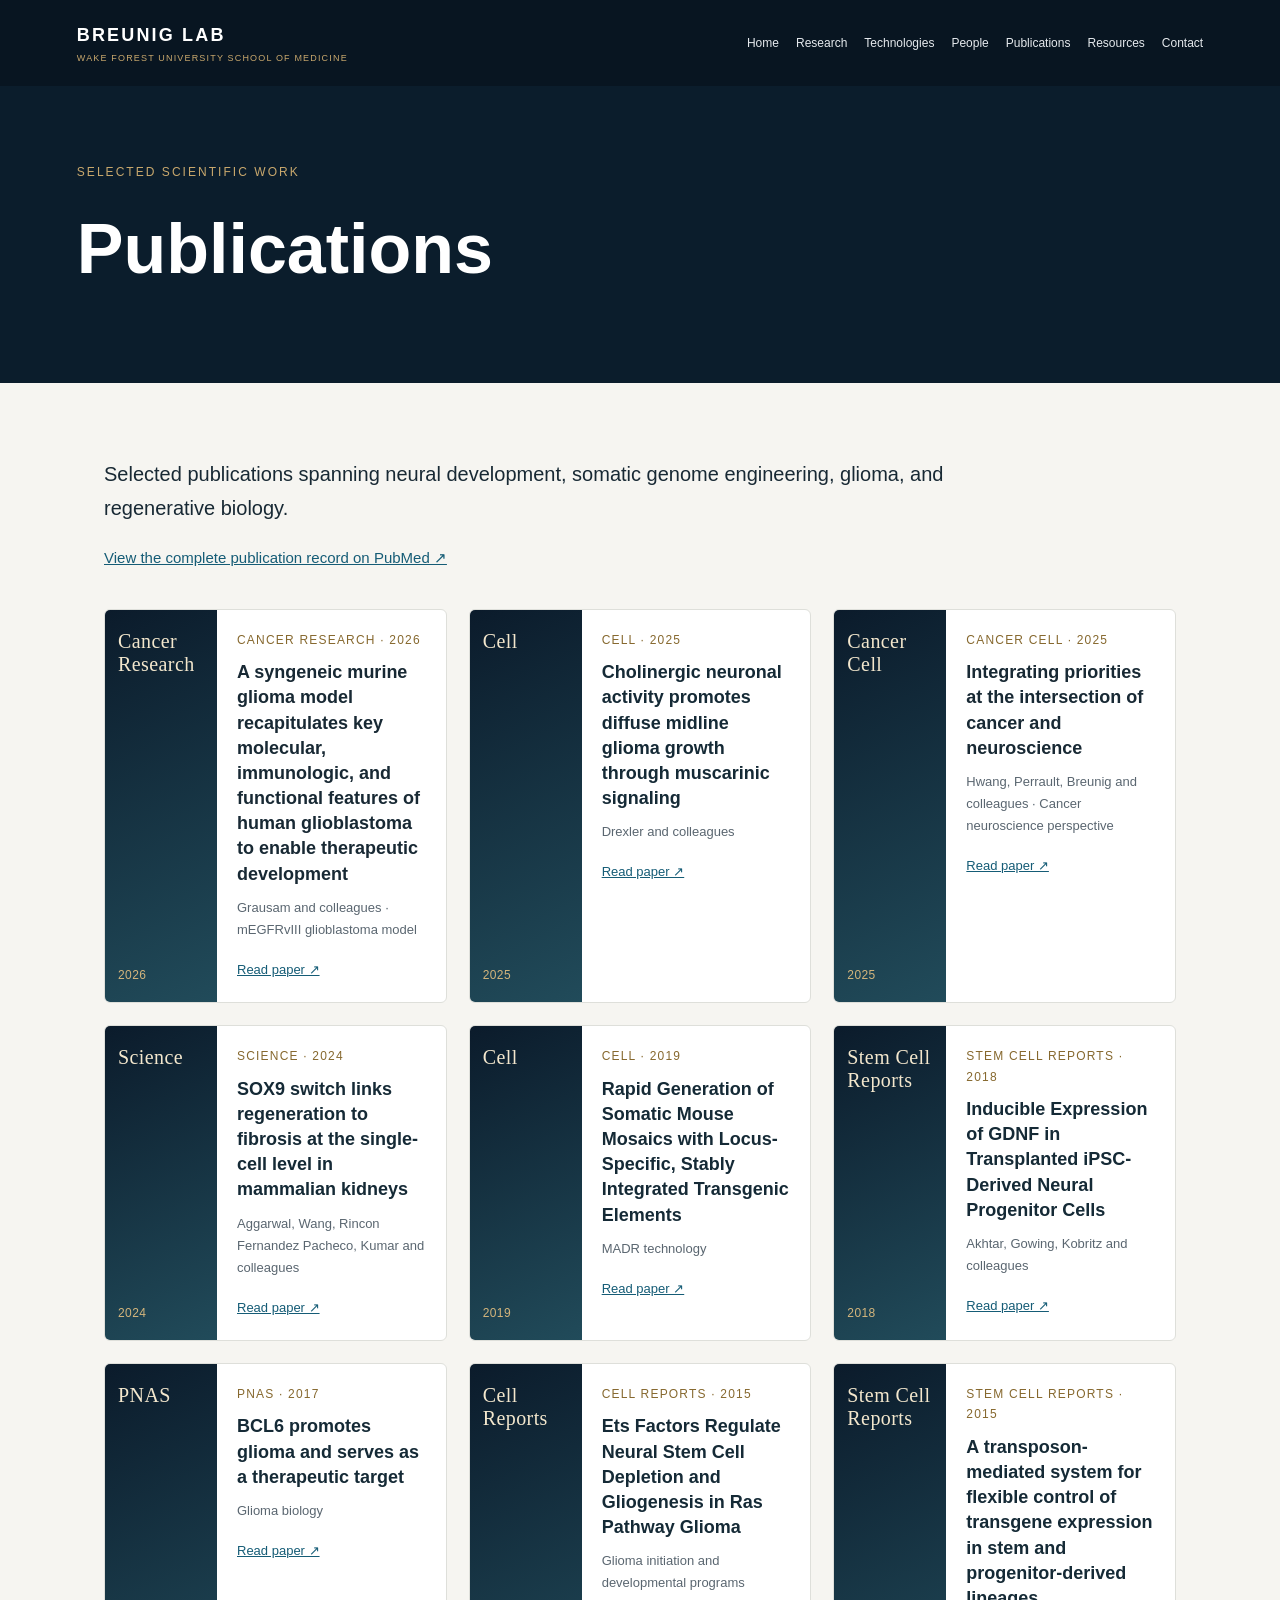
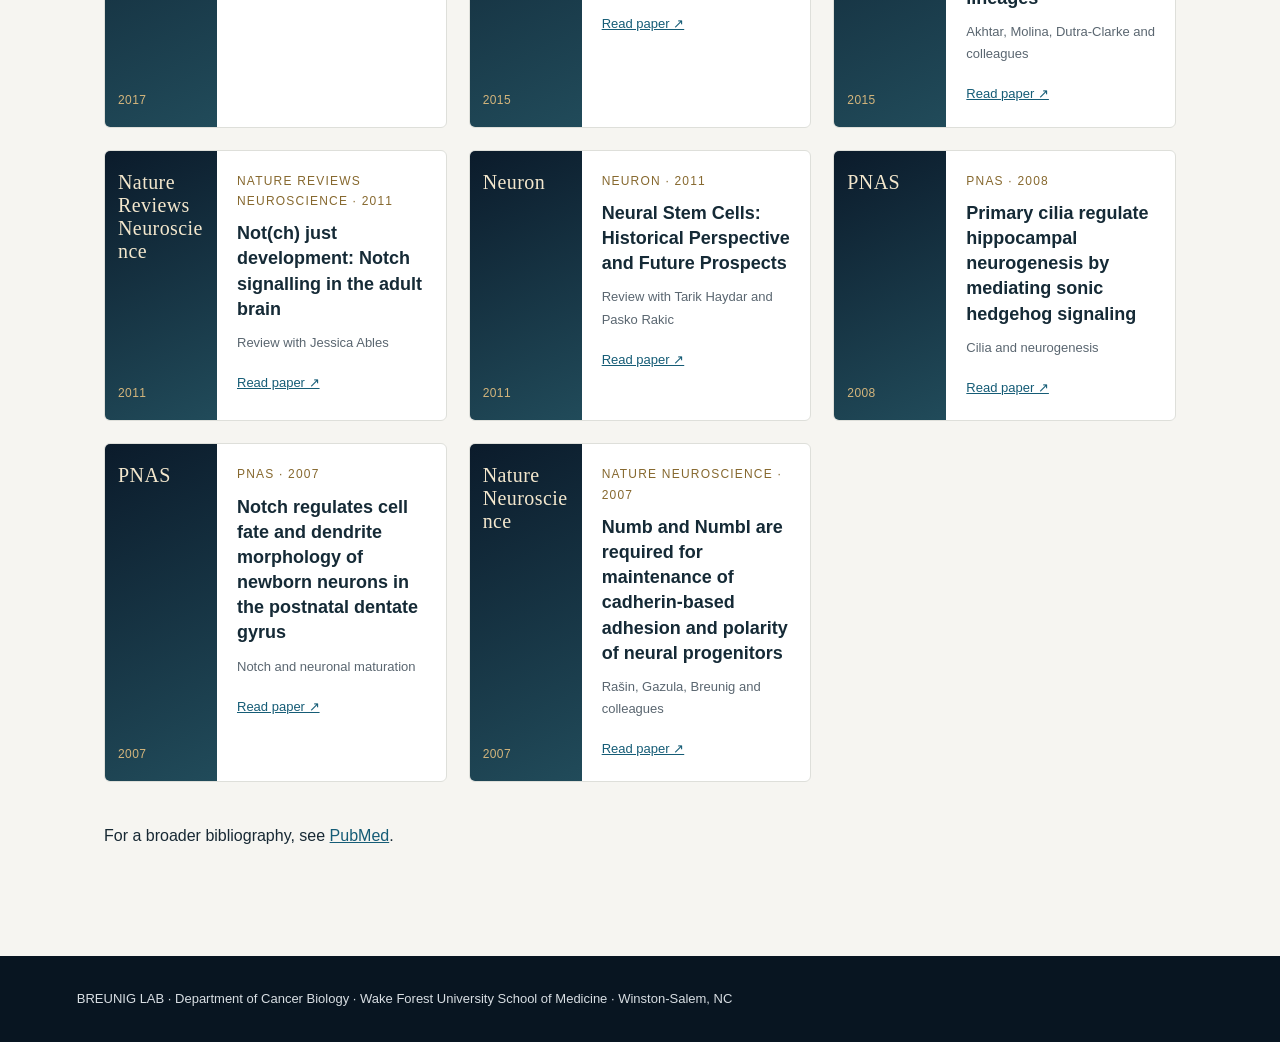
<file: publications.html>
<!DOCTYPE html>

<html lang="en"><head><meta charset="utf-8"/><meta content="width=device-width,initial-scale=1" name="viewport"/><title>Publications | Breunig Lab</title><link href="site.css" rel="stylesheet"/><style>.pub-grid{display:grid;grid-template-columns:repeat(auto-fit,minmax(310px,1fr));gap:22px;margin-top:38px}.pub-card{background:white;border:1px solid #dedfda;overflow:hidden;border-radius:6px;display:flex;min-height:245px}.pub-cover{width:112px;min-width:112px;background:linear-gradient(155deg,#0b1b2b,#214b5a);color:#f3e7cd;padding:20px 13px;display:flex;flex-direction:column;justify-content:space-between;letter-spacing:.02em;font-family:Georgia,serif;font-size:21px;line-height:1.2}.pub-cover small{font:12px Arial;color:#d4b57c}.pub-info{padding:20px}.pub-meta{font-size:12px;text-transform:uppercase;letter-spacing:.1em;color:#86682e}.pub-info h2{font-size:18px;line-height:1.4;margin:10px 0}.pub-info h2 a{text-decoration:none;color:#152a36}.pub-info h2 a:hover{text-decoration:underline}.pub-info p{font-size:13px;color:#5a6670;margin:0 0 14px}.pub-info>a{font-size:13px}.pub-end{margin-top:40px}@media(max-width:500px){.pub-card{min-height:220px}.pub-cover{min-width:86px;width:86px;font-size:17px;padding:15px 9px}}
.pub-card{min-width:0}
.pub-cover{box-sizing:border-box;flex:0 0 112px;min-width:0;width:112px;
  overflow-wrap:break-word;word-break:normal;hyphens:auto;gap:12px}
.pub-cover span{display:block;font-size:clamp(14px,1.6vw,20px);line-height:1.15}
.pub-cover small{display:block;margin-top:auto}
.pub-info{min-width:0;flex:1}
@media(max-width:500px){.pub-cover{flex-basis:90px;width:90px;padding:14px 9px}
.pub-cover span{font-size:15px}}
.pubmed-link{margin:10px 0 24px;font-size:15px}</style></head><body><header><div class="brand">BREUNIG LAB<small>WAKE FOREST UNIVERSITY SCHOOL OF MEDICINE</small></div><nav><a href="index.html">Home</a><a href="index.html#research">Research</a><a href="index.html#technologies">Technologies</a><a href="people.html">People</a><a href="publications.html">Publications</a><a href="resources.html">Resources</a><a href="contact.html">Contact</a></nav></header><section class="hero"><div class="eyebrow">Selected scientific work</div><h1>Publications</h1></section><main class="wrap"><p class="lead">Selected publications spanning neural development, somatic genome engineering, glioma, and regenerative biology.</p><p class="pubmed-link"><a href="https://pubmed.ncbi.nlm.nih.gov/?term=Breunig+JJ%5BAuthor%5D" rel="noopener noreferrer" target="_blank">View the complete publication record on PubMed ↗</a></p><div class="pub-grid"><article class="pub-card"><div class="pub-cover"><span>Cancer Research</span><small>2026</small></div><div class="pub-info"><div class="pub-meta">Cancer Research · 2026</div><h2>A syngeneic murine glioma model recapitulates key molecular, immunologic, and functional features of human glioblastoma to enable therapeutic development</h2><p>Grausam and colleagues · mEGFRvIII glioblastoma model</p><a href="https://pubmed.ncbi.nlm.nih.gov/42867366/" rel="noopener noreferrer" target="_blank">Read paper ↗</a></div></article><article class="pub-card"><div aria-hidden="true" class="pub-cover"><span>Cell</span><small>2025</small></div><div class="pub-info"><div class="pub-meta">Cell · 2025</div><h2><a href="https://doi.org/10.1016/j.cell.2025.05.031" rel="noopener noreferrer" target="_blank">Cholinergic neuronal activity promotes diffuse midline glioma growth through muscarinic signaling</a></h2><p>Drexler and colleagues</p><a href="https://doi.org/10.1016/j.cell.2025.05.031" rel="noopener noreferrer" target="_blank">Read paper ↗</a></div></article><article class="pub-card"><div class="pub-cover"><span>Cancer Cell</span><small>2025</small></div><div class="pub-info"><div class="pub-meta">Cancer Cell · 2025</div><h2>Integrating priorities at the intersection of cancer and neuroscience</h2><p>Hwang, Perrault, Breunig and colleagues · Cancer neuroscience perspective</p><a href="https://pubmed.ncbi.nlm.nih.gov/39423816/" rel="noopener noreferrer" target="_blank">Read paper ↗</a></div></article><article class="pub-card"><div aria-hidden="true" class="pub-cover"><span>Science</span><small>2024</small></div><div class="pub-info"><div class="pub-meta">Science · 2024</div><h2><a href="https://doi.org/10.1126/science.add6371" rel="noopener noreferrer" target="_blank">SOX9 switch links regeneration to fibrosis at the single-cell level in mammalian kidneys</a></h2><p>Aggarwal, Wang, Rincon Fernandez Pacheco, Kumar and colleagues</p><a href="https://doi.org/10.1126/science.add6371" rel="noopener noreferrer" target="_blank">Read paper ↗</a></div></article><article class="pub-card"><div aria-hidden="true" class="pub-cover"><span>Cell</span><small>2019</small></div><div class="pub-info"><div class="pub-meta">Cell · 2019</div><h2><a href="https://doi.org/10.1016/j.cell.2019.08.013" rel="noopener noreferrer" target="_blank">Rapid Generation of Somatic Mouse Mosaics with Locus-Specific, Stably Integrated Transgenic Elements</a></h2><p>MADR technology</p><a href="https://doi.org/10.1016/j.cell.2019.08.013" rel="noopener noreferrer" target="_blank">Read paper ↗</a></div></article><article class="pub-card"><div aria-hidden="true" class="pub-cover"><span>Stem Cell Reports</span><small>2018</small></div><div class="pub-info"><div class="pub-meta">Stem Cell Reports · 2018</div><h2><a href="https://doi.org/10.1016/j.stemcr.2018.03.024" rel="noopener noreferrer" target="_blank">Inducible Expression of GDNF in Transplanted iPSC-Derived Neural Progenitor Cells</a></h2><p>Akhtar, Gowing, Kobritz and colleagues</p><a href="https://doi.org/10.1016/j.stemcr.2018.03.024" rel="noopener noreferrer" target="_blank">Read paper ↗</a></div></article><article class="pub-card"><div aria-hidden="true" class="pub-cover"><span>PNAS</span><small>2017</small></div><div class="pub-info"><div class="pub-meta">PNAS · 2017</div><h2><a href="https://doi.org/10.1073/pnas.1609758114" rel="noopener noreferrer" target="_blank">BCL6 promotes glioma and serves as a therapeutic target</a></h2><p>Glioma biology</p><a href="https://doi.org/10.1073/pnas.1609758114" rel="noopener noreferrer" target="_blank">Read paper ↗</a></div></article><article class="pub-card"><div aria-hidden="true" class="pub-cover"><span>Cell Reports</span><small>2015</small></div><div class="pub-info"><div class="pub-meta">Cell Reports · 2015</div><h2><a href="https://doi.org/10.1016/j.celrep.2015.06.012" rel="noopener noreferrer" target="_blank">Ets Factors Regulate Neural Stem Cell Depletion and Gliogenesis in Ras Pathway Glioma</a></h2><p>Glioma initiation and developmental programs</p><a href="https://doi.org/10.1016/j.celrep.2015.06.012" rel="noopener noreferrer" target="_blank">Read paper ↗</a></div></article><article class="pub-card"><div aria-hidden="true" class="pub-cover"><span>Stem Cell Reports</span><small>2015</small></div><div class="pub-info"><div class="pub-meta">Stem Cell Reports · 2015</div><h2><a href="https://doi.org/10.1016/j.stemcr.2015.01.013" rel="noopener noreferrer" target="_blank">A transposon-mediated system for flexible control of transgene expression in stem and progenitor-derived lineages</a></h2><p>Akhtar, Molina, Dutra-Clarke and colleagues</p><a href="https://doi.org/10.1016/j.stemcr.2015.01.013" rel="noopener noreferrer" target="_blank">Read paper ↗</a></div></article><article class="pub-card"><div aria-hidden="true" class="pub-cover"><span>Nature Reviews Neuroscience</span><small>2011</small></div><div class="pub-info"><div class="pub-meta">Nature Reviews Neuroscience · 2011</div><h2><a href="https://doi.org/10.1038/nrn3024" rel="noopener noreferrer" target="_blank">Not(ch) just development: Notch signalling in the adult brain</a></h2><p>Review with Jessica Ables</p><a href="https://doi.org/10.1038/nrn3024" rel="noopener noreferrer" target="_blank">Read paper ↗</a></div></article><article class="pub-card"><div aria-hidden="true" class="pub-cover"><span>Neuron</span><small>2011</small></div><div class="pub-info"><div class="pub-meta">Neuron · 2011</div><h2><a href="https://doi.org/10.1016/j.neuron.2011.05.005" rel="noopener noreferrer" target="_blank">Neural Stem Cells: Historical Perspective and Future Prospects</a></h2><p>Review with Tarik Haydar and Pasko Rakic</p><a href="https://doi.org/10.1016/j.neuron.2011.05.005" rel="noopener noreferrer" target="_blank">Read paper ↗</a></div></article><article class="pub-card"><div aria-hidden="true" class="pub-cover"><span>PNAS</span><small>2008</small></div><div class="pub-info"><div class="pub-meta">PNAS · 2008</div><h2><a href="https://doi.org/10.1073/pnas.0804558105" rel="noopener noreferrer" target="_blank">Primary cilia regulate hippocampal neurogenesis by mediating sonic hedgehog signaling</a></h2><p>Cilia and neurogenesis</p><a href="https://doi.org/10.1073/pnas.0804558105" rel="noopener noreferrer" target="_blank">Read paper ↗</a></div></article><article class="pub-card"><div aria-hidden="true" class="pub-cover"><span>PNAS</span><small>2007</small></div><div class="pub-info"><div class="pub-meta">PNAS · 2007</div><h2><a href="https://doi.org/10.1073/pnas.0710156104" rel="noopener noreferrer" target="_blank">Notch regulates cell fate and dendrite morphology of newborn neurons in the postnatal dentate gyrus</a></h2><p>Notch and neuronal maturation</p><a href="https://doi.org/10.1073/pnas.0710156104" rel="noopener noreferrer" target="_blank">Read paper ↗</a></div></article><article class="pub-card"><div aria-hidden="true" class="pub-cover"><span>Nature Neuroscience</span><small>2007</small></div><div class="pub-info"><div class="pub-meta">Nature Neuroscience · 2007</div><h2><a href="https://doi.org/10.1038/nn1924" rel="noopener noreferrer" target="_blank">Numb and Numbl are required for maintenance of cadherin-based adhesion and polarity of neural progenitors</a></h2><p>Rašin, Gazula, Breunig and colleagues</p><a href="https://doi.org/10.1038/nn1924" rel="noopener noreferrer" target="_blank">Read paper ↗</a></div></article></div><p class="pub-end">For a broader bibliography, see <a href="https://pubmed.ncbi.nlm.nih.gov/?term=Breunig+JJ%5BAuthor%5D">PubMed</a>.</p></main><footer>BREUNIG LAB · Department of Cancer Biology · Wake Forest University School of Medicine · Winston-Salem, NC</footer></body></html>
</file>
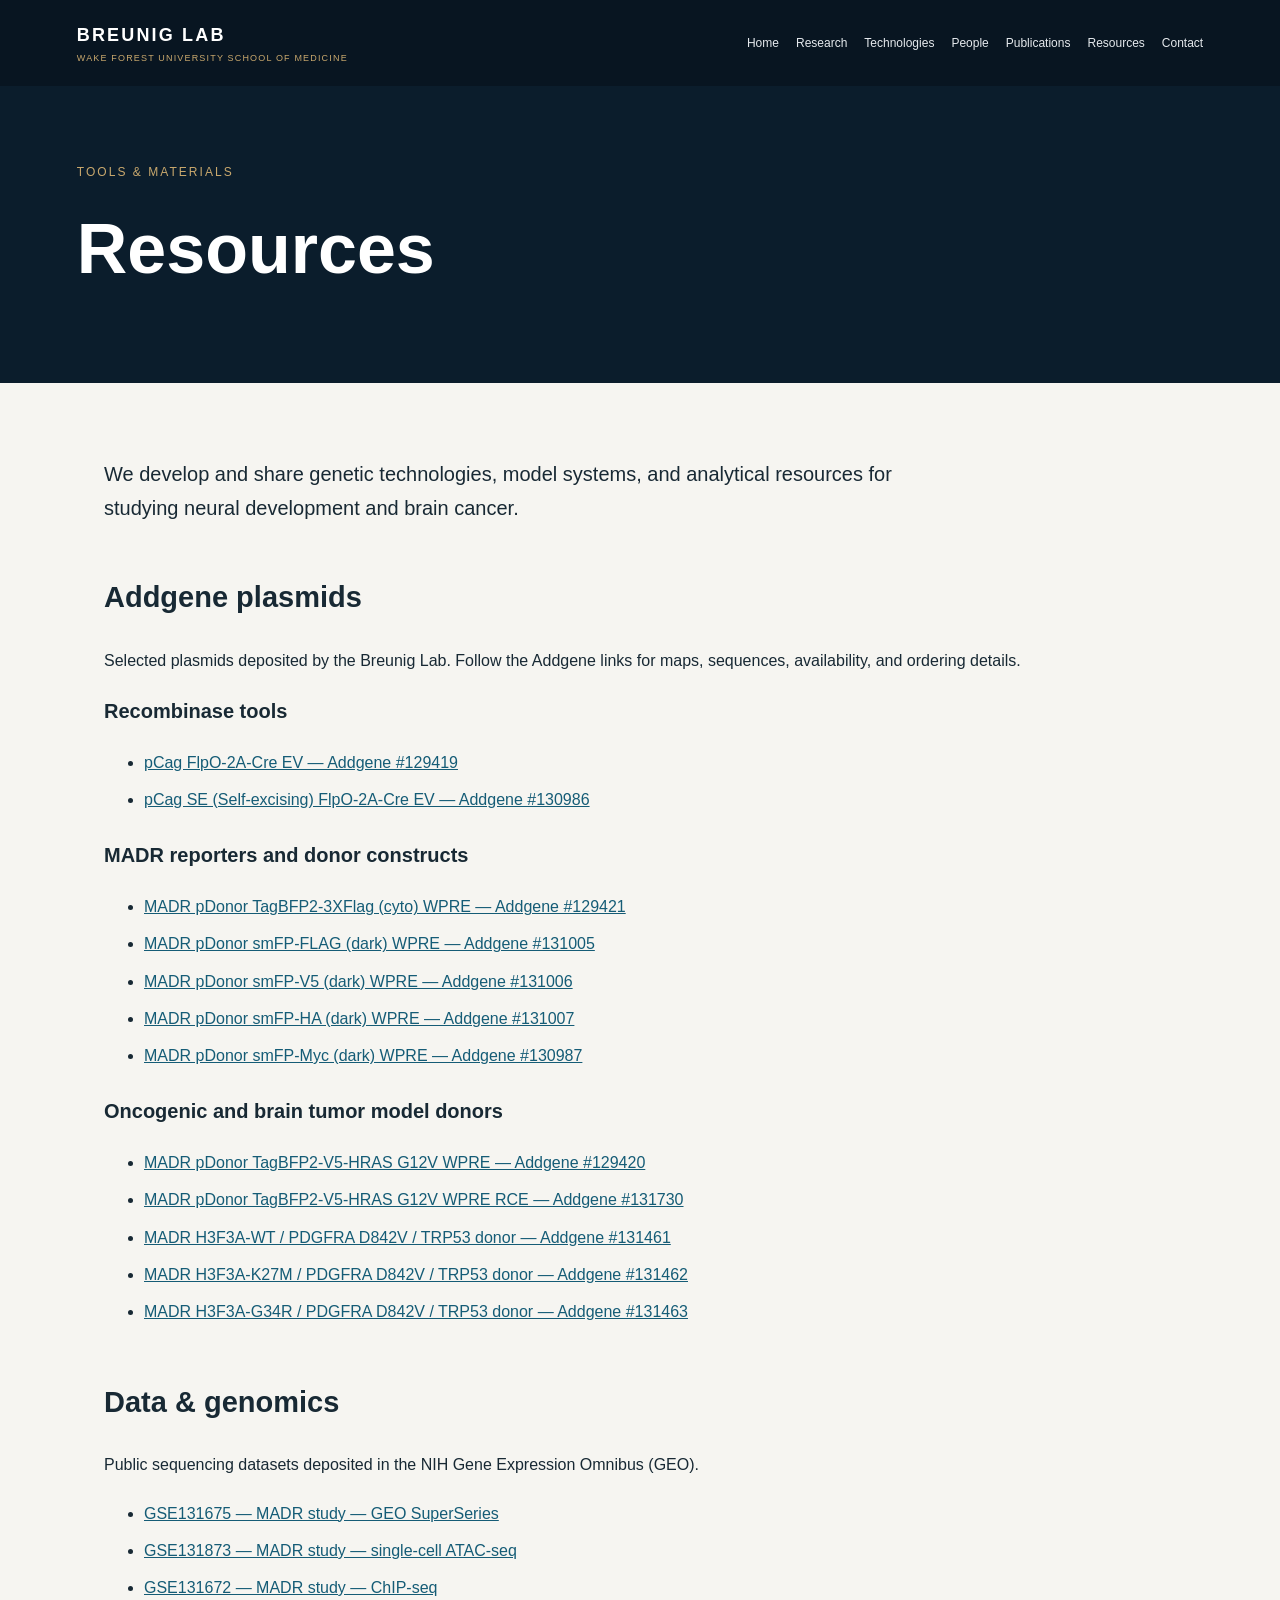
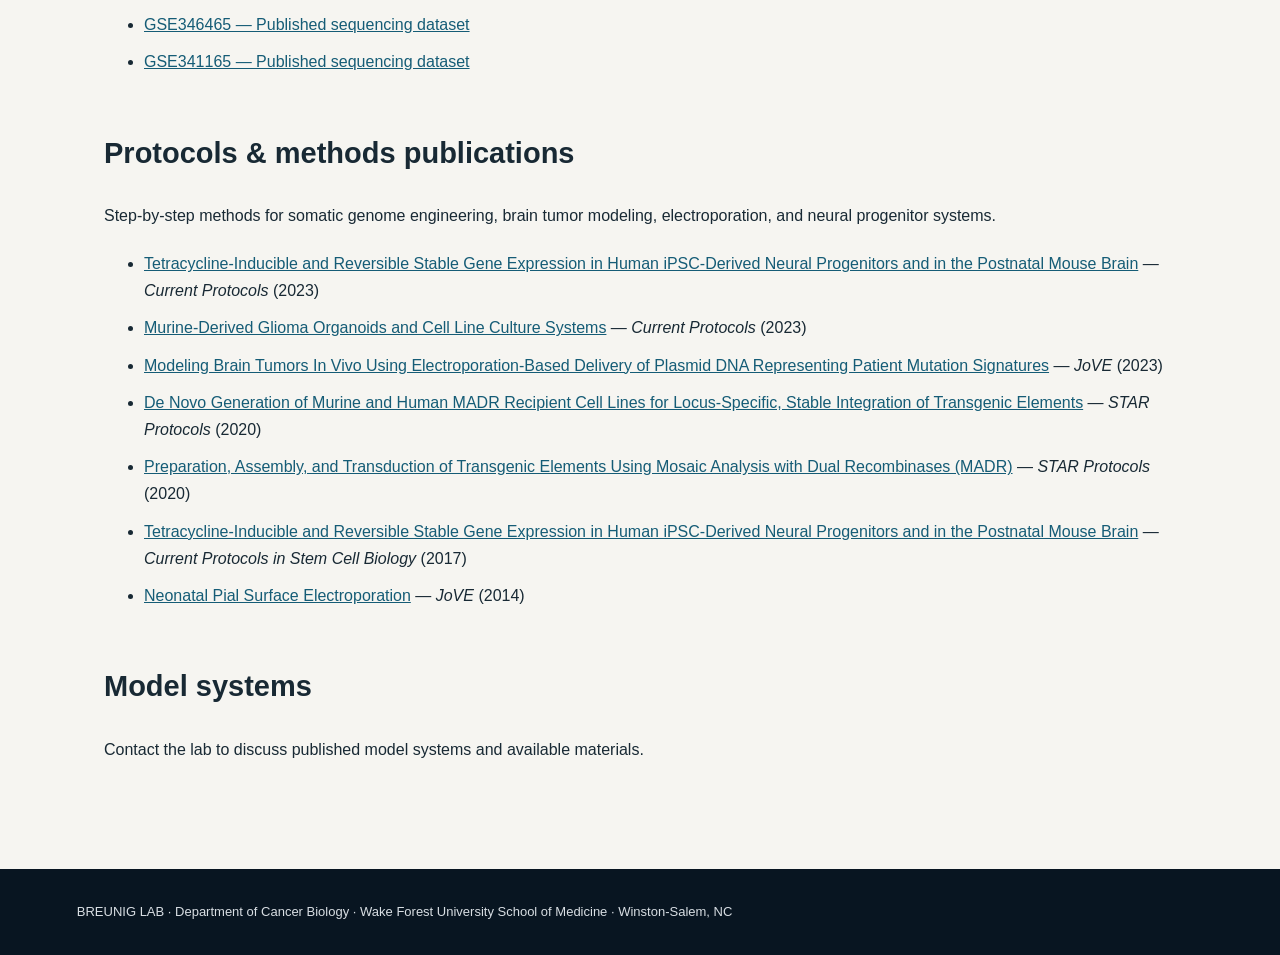
<file: resources.html>
<!DOCTYPE html>
<html lang="en"><head><meta charset="utf-8"/><meta content="width=device-width,initial-scale=1" name="viewport"/><title>Resources | Breunig Lab</title><link href="site.css" rel="stylesheet"/></head><body><header><div class="brand">BREUNIG LAB<small>WAKE FOREST UNIVERSITY SCHOOL OF MEDICINE</small></div><nav><a href="index.html">Home</a><a href="index.html#research">Research</a><a href="index.html#technologies">Technologies</a><a href="people.html">People</a><a href="publications.html">Publications</a><a href="resources.html">Resources</a><a href="contact.html">Contact</a></nav></header><section class="hero"><div class="eyebrow">Tools &amp; materials</div><h1>Resources</h1></section><main class="wrap"><p class="lead">We develop and share genetic technologies, model systems, and analytical resources for studying neural development and brain cancer.</p><h2>Addgene plasmids</h2><p>Selected plasmids deposited by the Breunig Lab. Follow the Addgene links for maps, sequences, availability, and ordering details.</p><h3>Recombinase tools</h3><ul><li><a href="https://www.addgene.org/129419/">pCag FlpO-2A-Cre EV — Addgene #129419</a></li><li><a href="https://www.addgene.org/130986/">pCag SE (Self-excising) FlpO-2A-Cre EV — Addgene #130986</a></li></ul><h3>MADR reporters and donor constructs</h3><ul><li><a href="https://www.addgene.org/129421/">MADR pDonor TagBFP2-3XFlag (cyto) WPRE — Addgene #129421</a></li><li><a href="https://www.addgene.org/131005/">MADR pDonor smFP-FLAG (dark) WPRE — Addgene #131005</a></li><li><a href="https://www.addgene.org/131006/">MADR pDonor smFP-V5 (dark) WPRE — Addgene #131006</a></li><li><a href="https://www.addgene.org/131007/">MADR pDonor smFP-HA (dark) WPRE — Addgene #131007</a></li><li><a href="https://www.addgene.org/130987/">MADR pDonor smFP-Myc (dark) WPRE — Addgene #130987</a></li></ul><h3>Oncogenic and brain tumor model donors</h3><ul><li><a href="https://www.addgene.org/129420/">MADR pDonor TagBFP2-V5-HRAS G12V WPRE — Addgene #129420</a></li><li><a href="https://www.addgene.org/131730/">MADR pDonor TagBFP2-V5-HRAS G12V WPRE RCE — Addgene #131730</a></li><li><a href="https://www.addgene.org/131461/">MADR H3F3A-WT / PDGFRA D842V / TRP53 donor — Addgene #131461</a></li><li><a href="https://www.addgene.org/131462/">MADR H3F3A-K27M / PDGFRA D842V / TRP53 donor — Addgene #131462</a></li><li><a href="https://www.addgene.org/131463/">MADR H3F3A-G34R / PDGFRA D842V / TRP53 donor — Addgene #131463</a></li></ul><h2>Data &amp; genomics</h2><p>Public sequencing datasets deposited in the NIH Gene Expression Omnibus (GEO).</p><ul><li><a href="https://www.ncbi.nlm.nih.gov/geo/query/acc.cgi?acc=GSE131675">GSE131675 — MADR study — GEO SuperSeries</a></li><li><a href="https://www.ncbi.nlm.nih.gov/geo/query/acc.cgi?acc=GSE131873">GSE131873 — MADR study — single-cell ATAC-seq</a></li><li><a href="https://www.ncbi.nlm.nih.gov/geo/query/acc.cgi?acc=GSE131672">GSE131672 — MADR study — ChIP-seq</a></li><li><a href="https://www.ncbi.nlm.nih.gov/geo/query/acc.cgi?acc=GSE346465">GSE346465 — Published sequencing dataset</a></li><li><a href="https://www.ncbi.nlm.nih.gov/geo/query/acc.cgi?acc=GSE341165">GSE341165 — Published sequencing dataset</a></li></ul><h2>Protocols &amp; methods publications</h2><p>Step-by-step methods for somatic genome engineering, brain tumor modeling, electroporation, and neural progenitor systems.</p><ul><li><a href="https://doi.org/10.1002/cpz1.792" target="_blank" rel="noopener noreferrer">Tetracycline-Inducible and Reversible Stable Gene Expression in Human iPSC-Derived Neural Progenitors and in the Postnatal Mouse Brain</a> — <em>Current Protocols</em> (2023)</li><li><a href="https://doi.org/10.1002/cpz1.665" target="_blank" rel="noopener noreferrer">Murine-Derived Glioma Organoids and Cell Line Culture Systems</a> — <em>Current Protocols</em> (2023)</li><li><a href="https://doi.org/10.3791/65286" target="_blank" rel="noopener noreferrer">Modeling Brain Tumors In Vivo Using Electroporation-Based Delivery of Plasmid DNA Representing Patient Mutation Signatures</a> — <em>JoVE</em> (2023)</li><li><a href="https://doi.org/10.1016/j.xpro.2020.100184" target="_blank" rel="noopener noreferrer">De Novo Generation of Murine and Human MADR Recipient Cell Lines for Locus-Specific, Stable Integration of Transgenic Elements</a> — <em>STAR Protocols</em> (2020)</li><li><a href="https://doi.org/10.1016/j.xpro.2020.100199" target="_blank" rel="noopener noreferrer">Preparation, Assembly, and Transduction of Transgenic Elements Using Mosaic Analysis with Dual Recombinases (MADR)</a> — <em>STAR Protocols</em> (2020)</li><li><a href="https://doi.org/10.1002/cpsc.28" target="_blank" rel="noopener noreferrer">Tetracycline-Inducible and Reversible Stable Gene Expression in Human iPSC-Derived Neural Progenitors and in the Postnatal Mouse Brain</a> — <em>Current Protocols in Stem Cell Biology</em> (2017)</li><li><a href="https://doi.org/10.3791/51319" target="_blank" rel="noopener noreferrer">Neonatal Pial Surface Electroporation</a> — <em>JoVE</em> (2014)</li></ul><h2>Model systems</h2><p>Contact the lab to discuss published model systems and available materials.</p></main><footer>BREUNIG LAB · Department of Cancer Biology · Wake Forest University School of Medicine · Winston-Salem, NC</footer></body></html>
</file>
<file: site.css>
*{box-sizing:border-box}body{margin:0;background:#f6f5f1;color:#182934;font:16px/1.7 Arial,Helvetica,sans-serif}header{background:#081521;color:white;display:flex;align-items:center;justify-content:space-between;padding:20px clamp(22px,6vw,100px);gap:24px;flex-wrap:wrap}header .brand{font-size:18px;font-weight:bold;letter-spacing:.12em}header small{display:block;font-size:9px;font-weight:normal;letter-spacing:.13em;color:#c9a86d}nav{display:flex;gap:17px;flex-wrap:wrap}nav a{font-size:12px;text-decoration:none;color:#e5e9ed}nav a:hover{color:#c9a86d}.hero{background:#0b1d2c;color:#fff;padding:76px max(6vw,24px) 66px}.eyebrow{color:#c9a86d;text-transform:uppercase;letter-spacing:.17em;font-size:12px}.hero h1{font-size:clamp(36px,6vw,70px);margin:8px 0}.wrap{max-width:1120px;margin:auto;padding:54px 24px 90px}.lead{font-size:20px;max-width:850px}h2{font-size:29px;margin-top:48px}h3{font-size:20px;margin-bottom:4px}a{color:#155c76}li{padding:5px 0}.cards{display:grid;grid-template-columns:repeat(auto-fit,minmax(260px,1fr));gap:22px}.card{background:white;padding:26px;border:1px solid #e3e2de;border-radius:5px}footer{background:#081521;color:#d8dee3;padding:32px 6vw;font-size:13px}@media(max-width:700px){.hero{padding:50px 24px}}
</file>
